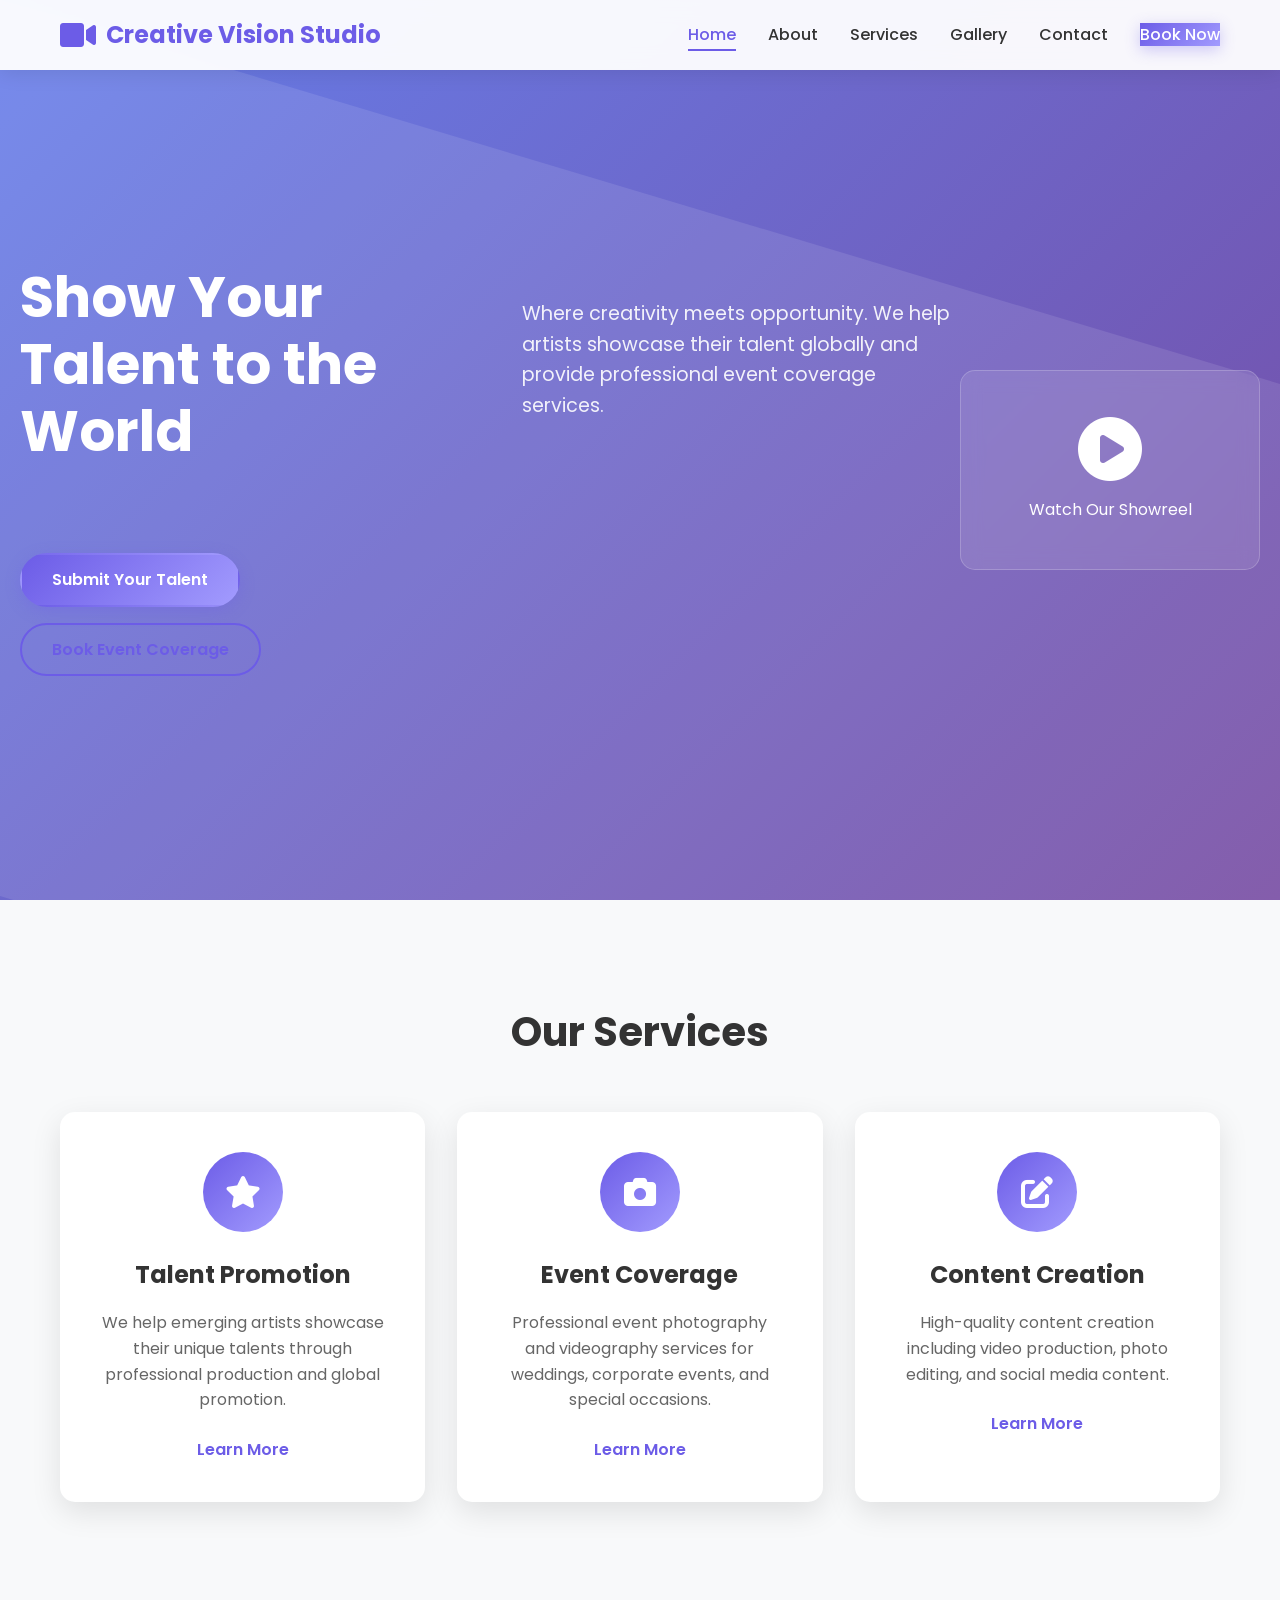
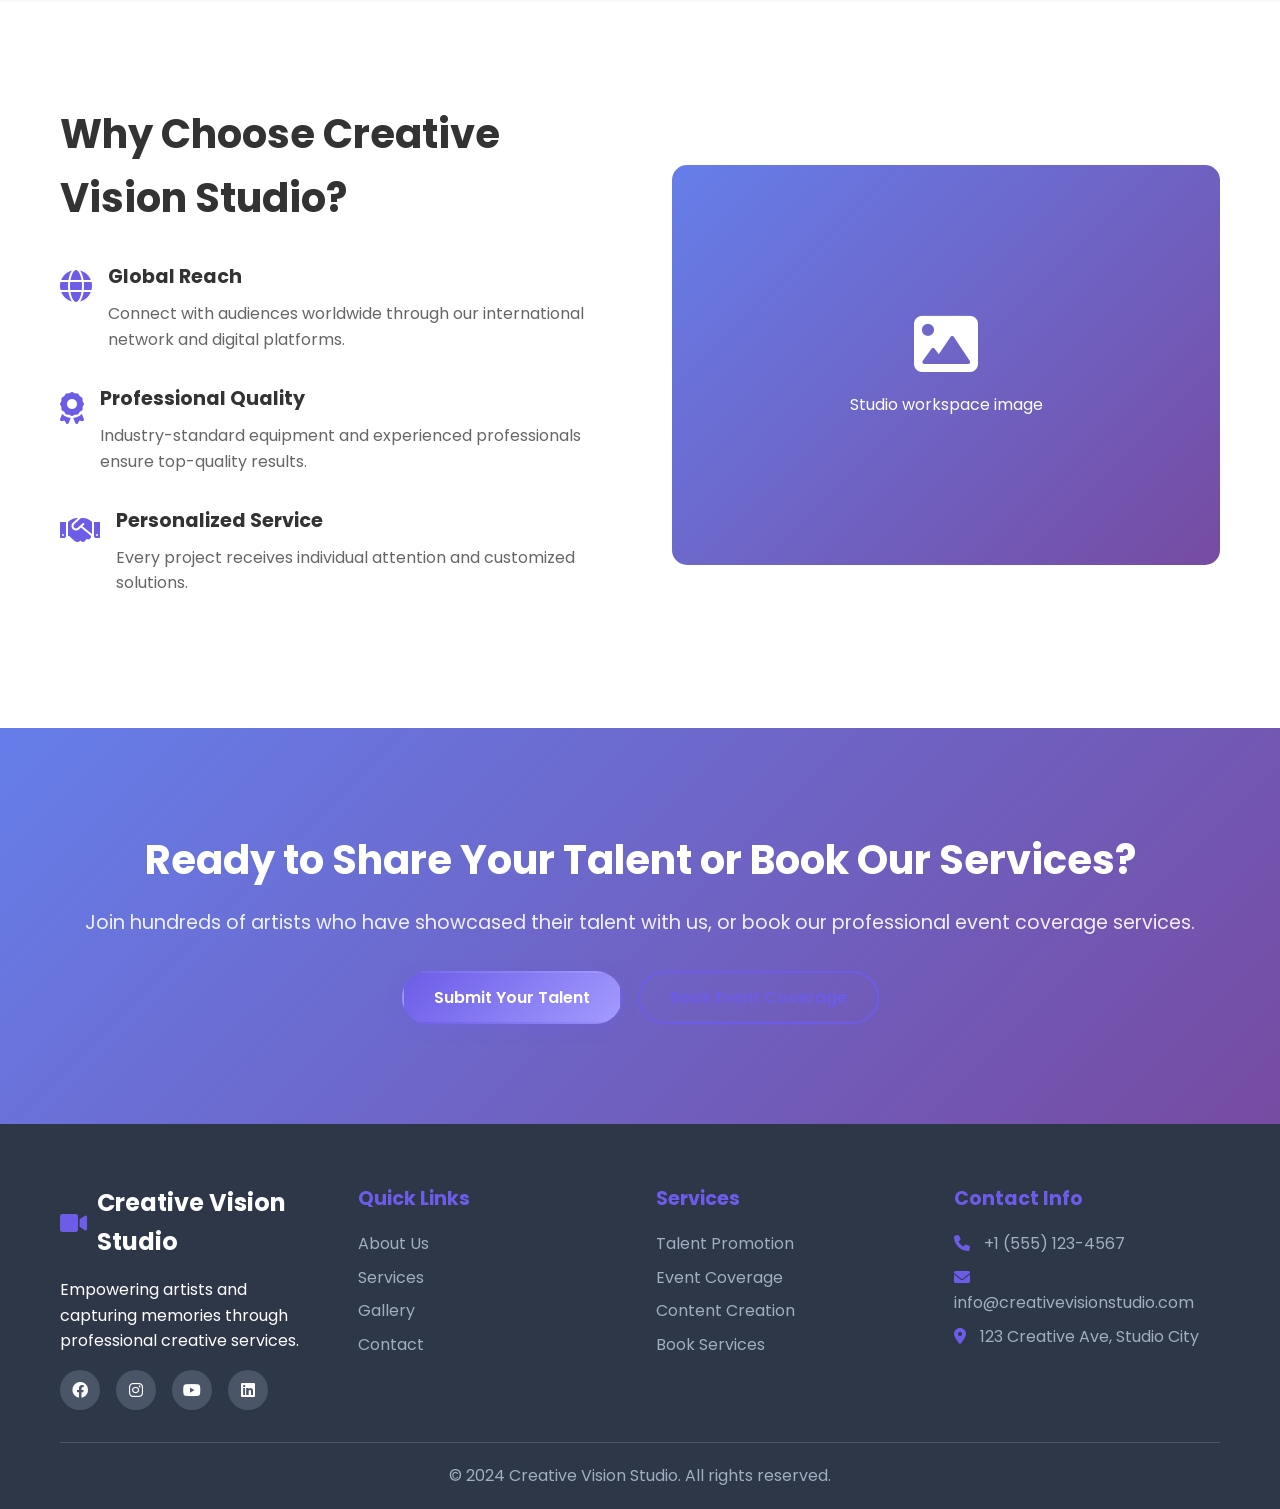
<file: index.html>
<!DOCTYPE html>
<html lang="en">
<head>
    <meta charset="UTF-8">
    <meta name="viewport" content="width=device-width, initial-scale=1.0">
    <title>Creative Vision Studio - Showcase Your Talent to the World</title>
    <link rel="stylesheet" href="styles/main.css">
    <link href="https://fonts.googleapis.com/css2?family=Poppins:wght@300;400;500;600;700&display=swap" rel="stylesheet">
    <link rel="stylesheet" href="https://cdnjs.cloudflare.com/ajax/libs/font-awesome/6.0.0/css/all.min.css">
</head>
<body>
    <!-- Navigation -->
    <nav class="navbar">
        <div class="nav-container">
            <div class="nav-logo">
                <i class="fas fa-video"></i>
                <span>Creative Vision Studio</span>
            </div>
            <ul class="nav-menu">
                <li><a href="index.html" class="nav-link active">Home</a></li>
                <li><a href="about.html" class="nav-link">About</a></li>
                <li><a href="services.html" class="nav-link">Services</a></li>
                <li><a href="gallery.html" class="nav-link">Gallery</a></li>
                <li><a href="contact.html" class="nav-link">Contact</a></li>
                <li><a href="book-services.html" class="nav-link btn-primary">Book Now</a></li>
            </ul>
            <div class="hamburger">
                <span></span>
                <span></span>
                <span></span>
            </div>
        </div>
    </nav>

    <!-- Hero Section -->
    <section class="hero">
        <div class="hero-content">
            <h1>Show Your Talent to the World</h1>
            <p>Where creativity meets opportunity. We help artists showcase their talent globally and provide professional event coverage services.</p>
            <div class="hero-buttons">
                <a href="contact.html" class="btn btn-primary">Submit Your Talent</a>
                <a href="book-services.html" class="btn btn-secondary">Book Event Coverage</a>
            </div>
        </div>
        <div class="hero-video">
            <div class="video-placeholder">
                <i class="fas fa-play-circle"></i>
                <span>Watch Our Showreel</span>
            </div>
        </div>
    </section>

    <!-- Services Overview -->
    <section class="services-overview">
        <div class="container">
            <h2>Our Services</h2>
            <div class="services-grid">
                <div class="service-card">
                    <div class="service-icon">
                        <i class="fas fa-star"></i>
                    </div>
                    <h3>Talent Promotion</h3>
                    <p>We help emerging artists showcase their unique talents through professional production and global promotion.</p>
                    <a href="services.html" class="service-link">Learn More</a>
                </div>
                <div class="service-card">
                    <div class="service-icon">
                        <i class="fas fa-camera"></i>
                    </div>
                    <h3>Event Coverage</h3>
                    <p>Professional event photography and videography services for weddings, corporate events, and special occasions.</p>
                    <a href="services.html" class="service-link">Learn More</a>
                </div>
                <div class="service-card">
                    <div class="service-icon">
                        <i class="fas fa-edit"></i>
                    </div>
                    <h3>Content Creation</h3>
                    <p>High-quality content creation including video production, photo editing, and social media content.</p>
                    <a href="services.html" class="service-link">Learn More</a>
                </div>
            </div>
        </div>
    </section>

    <!-- Why Choose Us -->
    <section class="why-choose-us">
        <div class="container">
            <div class="content-grid">
                <div class="content-left">
                    <h2>Why Choose Creative Vision Studio?</h2>
                    <div class="feature">
                        <i class="fas fa-globe"></i>
                        <div>
                            <h4>Global Reach</h4>
                            <p>Connect with audiences worldwide through our international network and digital platforms.</p>
                        </div>
                    </div>
                    <div class="feature">
                        <i class="fas fa-award"></i>
                        <div>
                            <h4>Professional Quality</h4>
                            <p>Industry-standard equipment and experienced professionals ensure top-quality results.</p>
                        </div>
                    </div>
                    <div class="feature">
                        <i class="fas fa-handshake"></i>
                        <div>
                            <h4>Personalized Service</h4>
                            <p>Every project receives individual attention and customized solutions.</p>
                        </div>
                    </div>
                </div>
                <div class="content-right">
                    <div class="image-placeholder">
                        <i class="fas fa-image"></i>
                        <span>Studio workspace image</span>
                    </div>
                </div>
            </div>
        </div>
    </section>

    <!-- Call to Action -->
    <section class="cta">
        <div class="container">
            <h2>Ready to Share Your Talent or Book Our Services?</h2>
            <p>Join hundreds of artists who have showcased their talent with us, or book our professional event coverage services.</p>
            <div class="cta-buttons">
                <a href="contact.html" class="btn btn-primary">Submit Your Talent</a>
                <a href="book-services.html" class="btn btn-secondary">Book Event Coverage</a>
            </div>
        </div>
    </section>

    <!-- Footer -->
    <footer class="footer">
        <div class="container">
            <div class="footer-content">
                <div class="footer-section">
                    <div class="footer-logo">
                        <i class="fas fa-video"></i>
                        <span>Creative Vision Studio</span>
                    </div>
                    <p>Empowering artists and capturing memories through professional creative services.</p>
                    <div class="social-links">
                        <a href="#"><i class="fab fa-facebook"></i></a>
                        <a href="#"><i class="fab fa-instagram"></i></a>
                        <a href="#"><i class="fab fa-youtube"></i></a>
                        <a href="#"><i class="fab fa-linkedin"></i></a>
                    </div>
                </div>
                <div class="footer-section">
                    <h4>Quick Links</h4>
                    <ul>
                        <li><a href="about.html">About Us</a></li>
                        <li><a href="services.html">Services</a></li>
                        <li><a href="gallery.html">Gallery</a></li>
                        <li><a href="contact.html">Contact</a></li>
                    </ul>
                </div>
                <div class="footer-section">
                    <h4>Services</h4>
                    <ul>
                        <li><a href="services.html">Talent Promotion</a></li>
                        <li><a href="services.html">Event Coverage</a></li>
                        <li><a href="services.html">Content Creation</a></li>
                        <li><a href="book-services.html">Book Services</a></li>
                    </ul>
                </div>
                <div class="footer-section">
                    <h4>Contact Info</h4>
                    <div class="contact-info">
                        <div><i class="fas fa-phone"></i> +1 (555) 123-4567</div>
                        <div><i class="fas fa-envelope"></i> info@creativevisionstudio.com</div>
                        <div><i class="fas fa-map-marker-alt"></i> 123 Creative Ave, Studio City</div>
                    </div>
                </div>
            </div>
            <div class="footer-bottom">
                <p>&copy; 2024 Creative Vision Studio. All rights reserved.</p>
            </div>
        </div>
    </footer>

    <script src="scripts/main.js"></script>
</body>
</html>
</file>
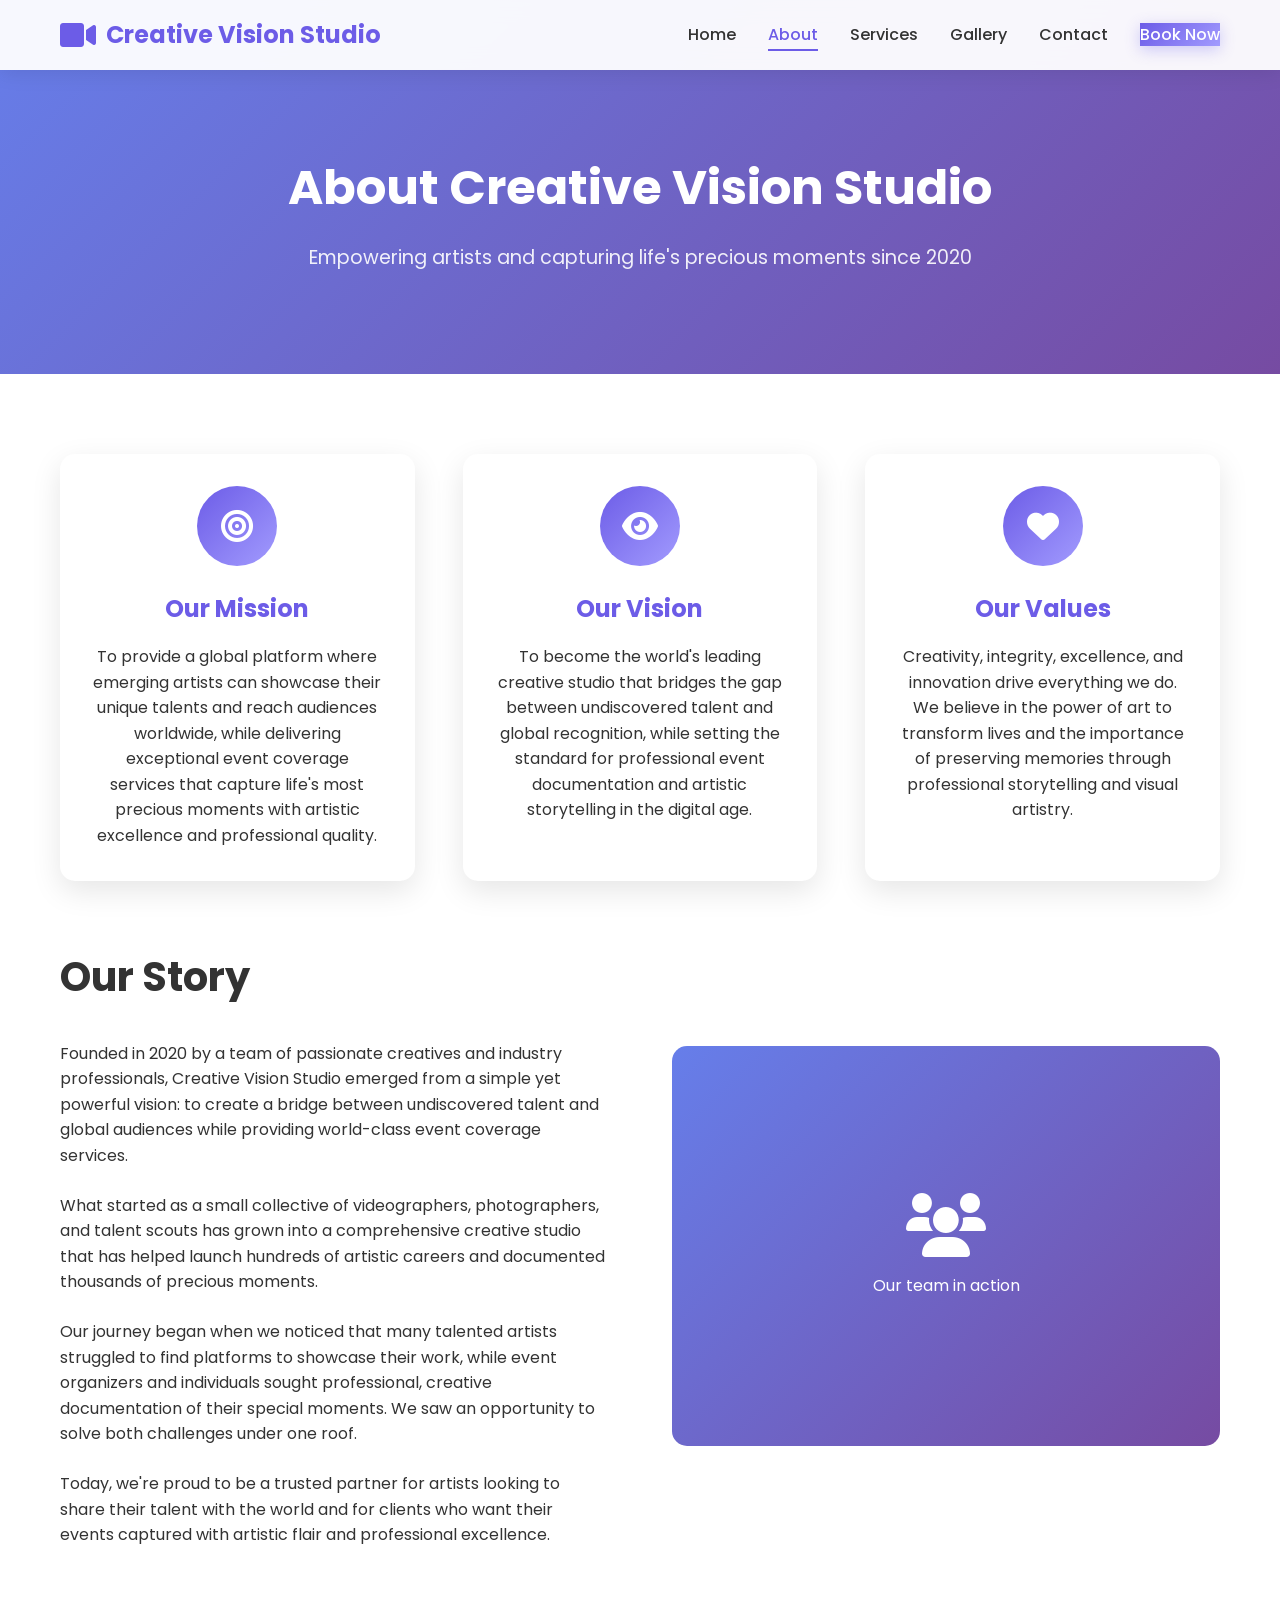
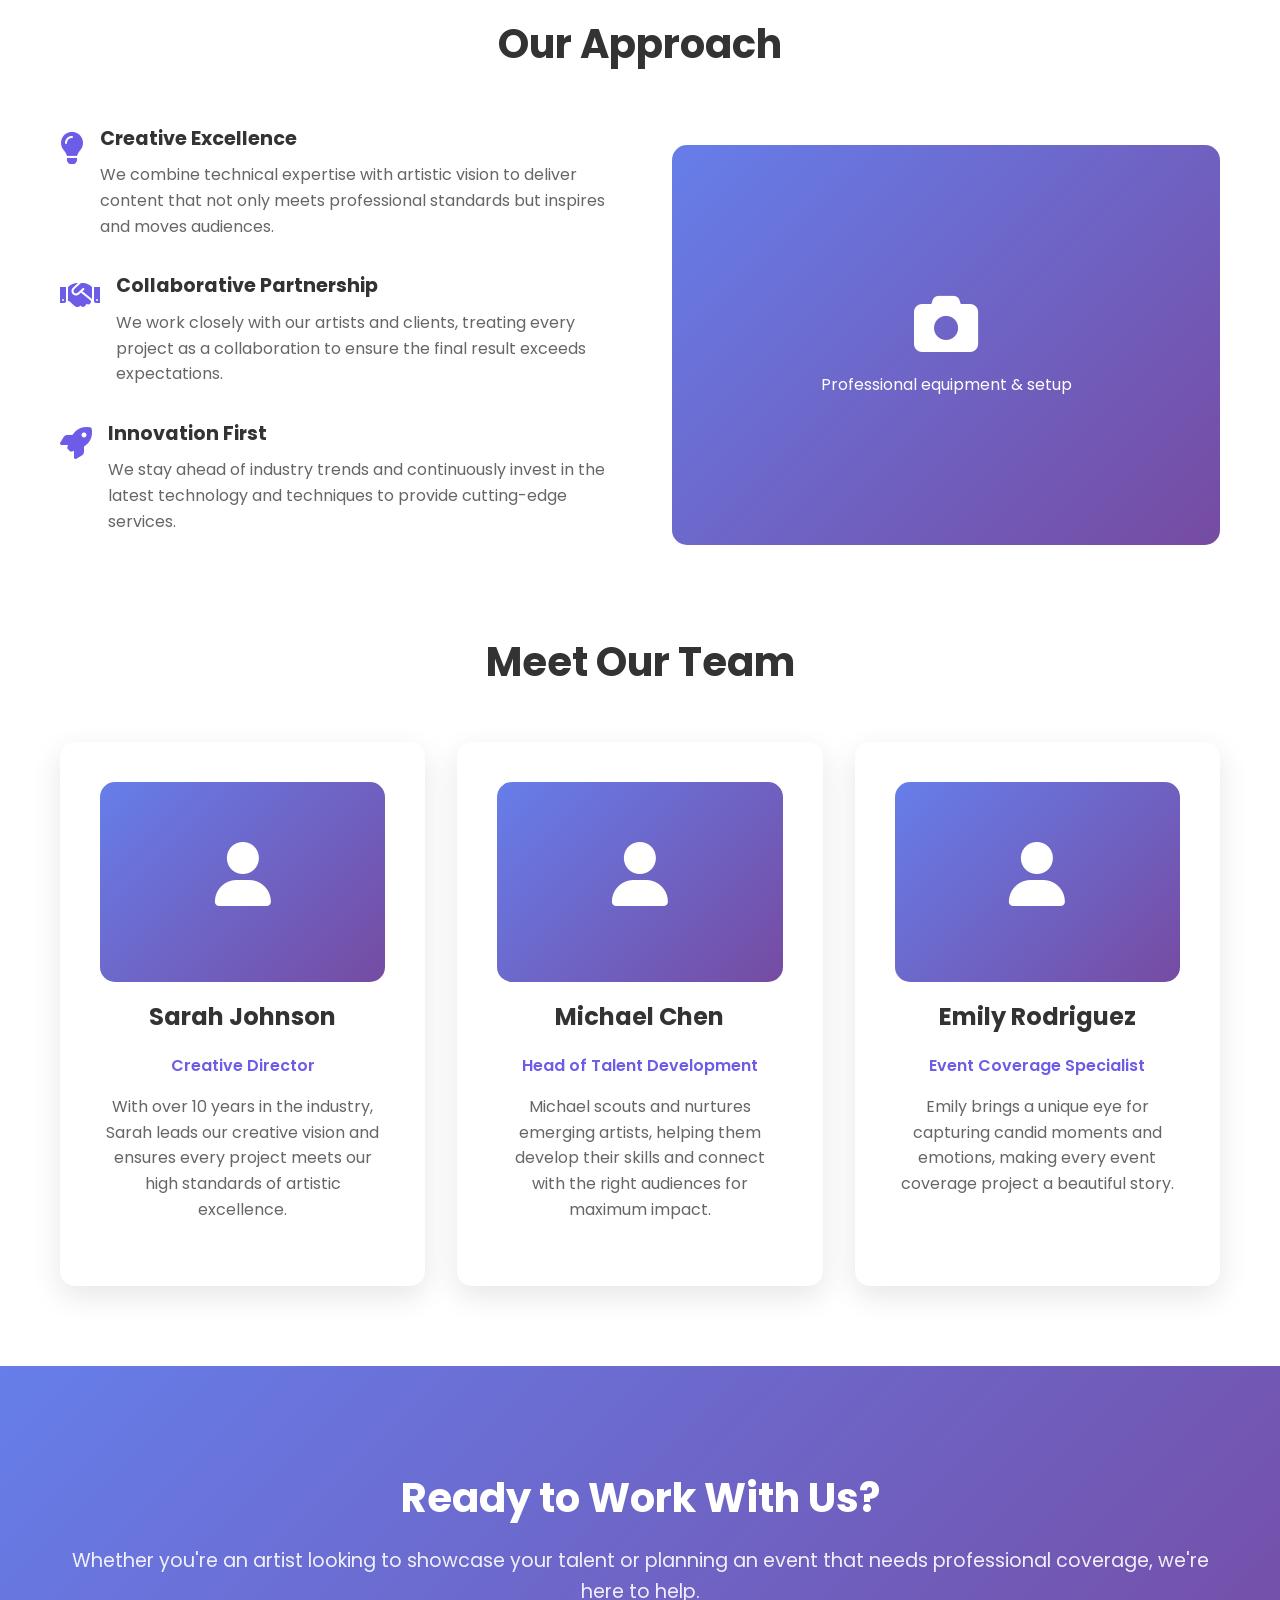
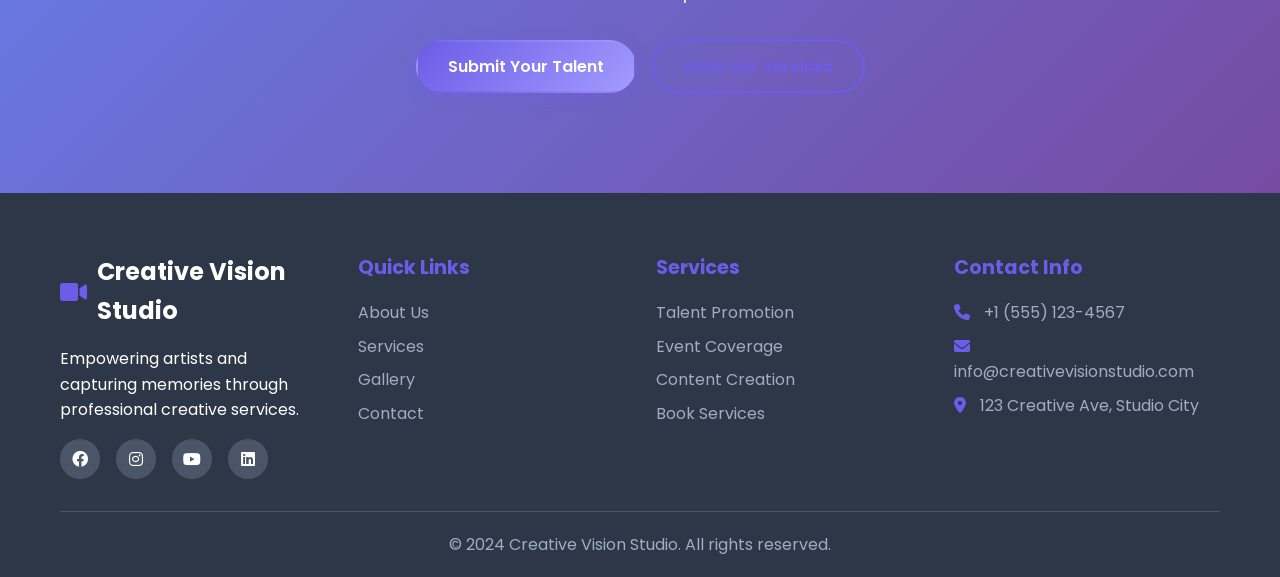
<file: about.html>
<!DOCTYPE html>
<html lang="en">
<head>
    <meta charset="UTF-8">
    <meta name="viewport" content="width=device-width, initial-scale=1.0">
    <title>About Us - Creative Vision Studio</title>
    <link rel="stylesheet" href="styles/main.css">
    <link href="https://fonts.googleapis.com/css2?family=Poppins:wght@300;400;500;600;700&display=swap" rel="stylesheet">
    <link rel="stylesheet" href="https://cdnjs.cloudflare.com/ajax/libs/font-awesome/6.0.0/css/all.min.css">
</head>
<body>
    <!-- Navigation -->
    <nav class="navbar">
        <div class="nav-container">
            <div class="nav-logo">
                <i class="fas fa-video"></i>
                <span>Creative Vision Studio</span>
            </div>
            <ul class="nav-menu">
                <li><a href="index.html" class="nav-link">Home</a></li>
                <li><a href="about.html" class="nav-link active">About</a></li>
                <li><a href="services.html" class="nav-link">Services</a></li>
                <li><a href="gallery.html" class="nav-link">Gallery</a></li>
                <li><a href="contact.html" class="nav-link">Contact</a></li>
                <li><a href="book-services.html" class="nav-link btn-primary">Book Now</a></li>
            </ul>
            <div class="hamburger">
                <span></span>
                <span></span>
                <span></span>
            </div>
        </div>
    </nav>

    <!-- Page Hero -->
    <section class="page-hero">
        <div class="container">
            <h1>About Creative Vision Studio</h1>
            <p>Empowering artists and capturing life's precious moments since 2020</p>
        </div>
    </section>

    <!-- About Content -->
    <section class="page-content">
        <div class="container">
            <!-- Mission, Vision, About Grid -->
            <div class="about-grid">
                <div class="about-card">
                    <div class="service-icon">
                        <i class="fas fa-bullseye"></i>
                    </div>
                    <h3>Our Mission</h3>
                    <p>To provide a global platform where emerging artists can showcase their unique talents and reach audiences worldwide, while delivering exceptional event coverage services that capture life's most precious moments with artistic excellence and professional quality.</p>
                </div>
                <div class="about-card">
                    <div class="service-icon">
                        <i class="fas fa-eye"></i>
                    </div>
                    <h3>Our Vision</h3>
                    <p>To become the world's leading creative studio that bridges the gap between undiscovered talent and global recognition, while setting the standard for professional event documentation and artistic storytelling in the digital age.</p>
                </div>
                <div class="about-card">
                    <div class="service-icon">
                        <i class="fas fa-heart"></i>
                    </div>
                    <h3>Our Values</h3>
                    <p>Creativity, integrity, excellence, and innovation drive everything we do. We believe in the power of art to transform lives and the importance of preserving memories through professional storytelling and visual artistry.</p>
                </div>
            </div>

            <!-- Our Story -->
            <div class="content-grid">
                <div class="content-left">
                    <h2>Our Story</h2>
                    <p style="margin-bottom: 1.5rem;">Founded in 2020 by a team of passionate creatives and industry professionals, Creative Vision Studio emerged from a simple yet powerful vision: to create a bridge between undiscovered talent and global audiences while providing world-class event coverage services.</p>
                    
                    <p style="margin-bottom: 1.5rem;">What started as a small collective of videographers, photographers, and talent scouts has grown into a comprehensive creative studio that has helped launch hundreds of artistic careers and documented thousands of precious moments.</p>
                    
                    <p style="margin-bottom: 1.5rem;">Our journey began when we noticed that many talented artists struggled to find platforms to showcase their work, while event organizers and individuals sought professional, creative documentation of their special moments. We saw an opportunity to solve both challenges under one roof.</p>
                    
                    <p>Today, we're proud to be a trusted partner for artists looking to share their talent with the world and for clients who want their events captured with artistic flair and professional excellence.</p>
                </div>
                <div class="content-right">
                    <div class="image-placeholder">
                        <i class="fas fa-users"></i>
                        <span>Our team in action</span>
                    </div>
                </div>
            </div>

            <!-- Our Approach -->
            <section style="margin-top: 4rem;">
                <h2 style="text-align: center; margin-bottom: 3rem; font-size: 2.5rem; color: #333;">Our Approach</h2>
                <div class="content-grid">
                    <div class="content-left">
                        <div class="feature">
                            <i class="fas fa-lightbulb"></i>
                            <div>
                                <h4>Creative Excellence</h4>
                                <p>We combine technical expertise with artistic vision to deliver content that not only meets professional standards but inspires and moves audiences.</p>
                            </div>
                        </div>
                        <div class="feature">
                            <i class="fas fa-handshake"></i>
                            <div>
                                <h4>Collaborative Partnership</h4>
                                <p>We work closely with our artists and clients, treating every project as a collaboration to ensure the final result exceeds expectations.</p>
                            </div>
                        </div>
                        <div class="feature">
                            <i class="fas fa-rocket"></i>
                            <div>
                                <h4>Innovation First</h4>
                                <p>We stay ahead of industry trends and continuously invest in the latest technology and techniques to provide cutting-edge services.</p>
                            </div>
                        </div>
                    </div>
                    <div class="content-right">
                        <div class="image-placeholder">
                            <i class="fas fa-camera"></i>
                            <span>Professional equipment & setup</span>
                        </div>
                    </div>
                </div>
            </section>

            <!-- Team Section -->
            <section style="margin-top: 4rem;">
                <h2 style="text-align: center; margin-bottom: 3rem; font-size: 2.5rem; color: #333;">Meet Our Team</h2>
                <div class="services-grid">
                    <div class="service-card">
                        <div class="image-placeholder" style="height: 200px; margin-bottom: 1rem;">
                            <i class="fas fa-user"></i>
                        </div>
                        <h3>Sarah Johnson</h3>
                        <p style="color: #6c5ce7; font-weight: 600; margin-bottom: 1rem;">Creative Director</p>
                        <p>With over 10 years in the industry, Sarah leads our creative vision and ensures every project meets our high standards of artistic excellence.</p>
                    </div>
                    <div class="service-card">
                        <div class="image-placeholder" style="height: 200px; margin-bottom: 1rem;">
                            <i class="fas fa-user"></i>
                        </div>
                        <h3>Michael Chen</h3>
                        <p style="color: #6c5ce7; font-weight: 600; margin-bottom: 1rem;">Head of Talent Development</p>
                        <p>Michael scouts and nurtures emerging artists, helping them develop their skills and connect with the right audiences for maximum impact.</p>
                    </div>
                    <div class="service-card">
                        <div class="image-placeholder" style="height: 200px; margin-bottom: 1rem;">
                            <i class="fas fa-user"></i>
                        </div>
                        <h3>Emily Rodriguez</h3>
                        <p style="color: #6c5ce7; font-weight: 600; margin-bottom: 1rem;">Event Coverage Specialist</p>
                        <p>Emily brings a unique eye for capturing candid moments and emotions, making every event coverage project a beautiful story.</p>
                    </div>
                </div>
            </section>
        </div>
    </section>

    <!-- Call to Action -->
    <section class="cta">
        <div class="container">
            <h2>Ready to Work With Us?</h2>
            <p>Whether you're an artist looking to showcase your talent or planning an event that needs professional coverage, we're here to help.</p>
            <div class="cta-buttons">
                <a href="contact.html" class="btn btn-primary">Submit Your Talent</a>
                <a href="book-services.html" class="btn btn-secondary">Book Our Services</a>
            </div>
        </div>
    </section>

    <!-- Footer -->
    <footer class="footer">
        <div class="container">
            <div class="footer-content">
                <div class="footer-section">
                    <div class="footer-logo">
                        <i class="fas fa-video"></i>
                        <span>Creative Vision Studio</span>
                    </div>
                    <p>Empowering artists and capturing memories through professional creative services.</p>
                    <div class="social-links">
                        <a href="#"><i class="fab fa-facebook"></i></a>
                        <a href="#"><i class="fab fa-instagram"></i></a>
                        <a href="#"><i class="fab fa-youtube"></i></a>
                        <a href="#"><i class="fab fa-linkedin"></i></a>
                    </div>
                </div>
                <div class="footer-section">
                    <h4>Quick Links</h4>
                    <ul>
                        <li><a href="about.html">About Us</a></li>
                        <li><a href="services.html">Services</a></li>
                        <li><a href="gallery.html">Gallery</a></li>
                        <li><a href="contact.html">Contact</a></li>
                    </ul>
                </div>
                <div class="footer-section">
                    <h4>Services</h4>
                    <ul>
                        <li><a href="services.html">Talent Promotion</a></li>
                        <li><a href="services.html">Event Coverage</a></li>
                        <li><a href="services.html">Content Creation</a></li>
                        <li><a href="book-services.html">Book Services</a></li>
                    </ul>
                </div>
                <div class="footer-section">
                    <h4>Contact Info</h4>
                    <div class="contact-info">
                        <div><i class="fas fa-phone"></i> +1 (555) 123-4567</div>
                        <div><i class="fas fa-envelope"></i> info@creativevisionstudio.com</div>
                        <div><i class="fas fa-map-marker-alt"></i> 123 Creative Ave, Studio City</div>
                    </div>
                </div>
            </div>
            <div class="footer-bottom">
                <p>&copy; 2024 Creative Vision Studio. All rights reserved.</p>
            </div>
        </div>
    </footer>

    <script src="scripts/main.js"></script>
</body>
</html>
</file>
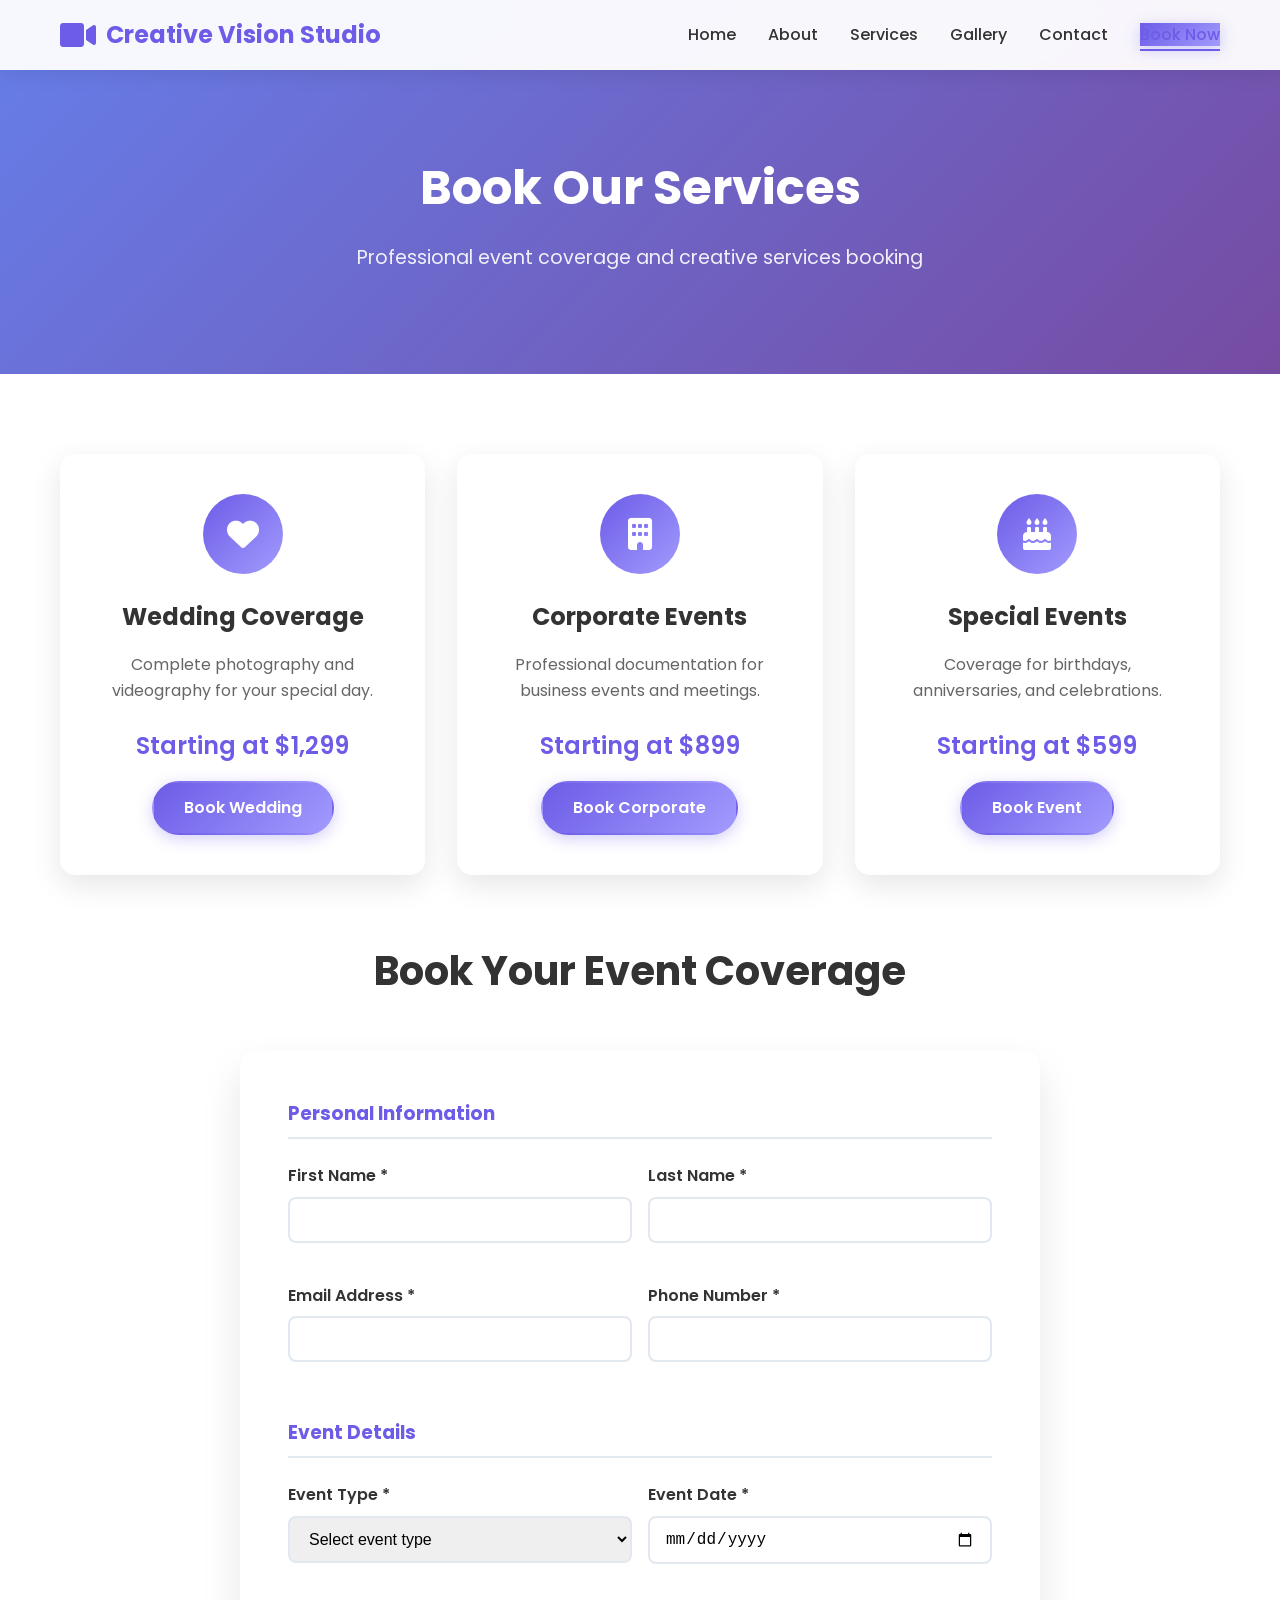
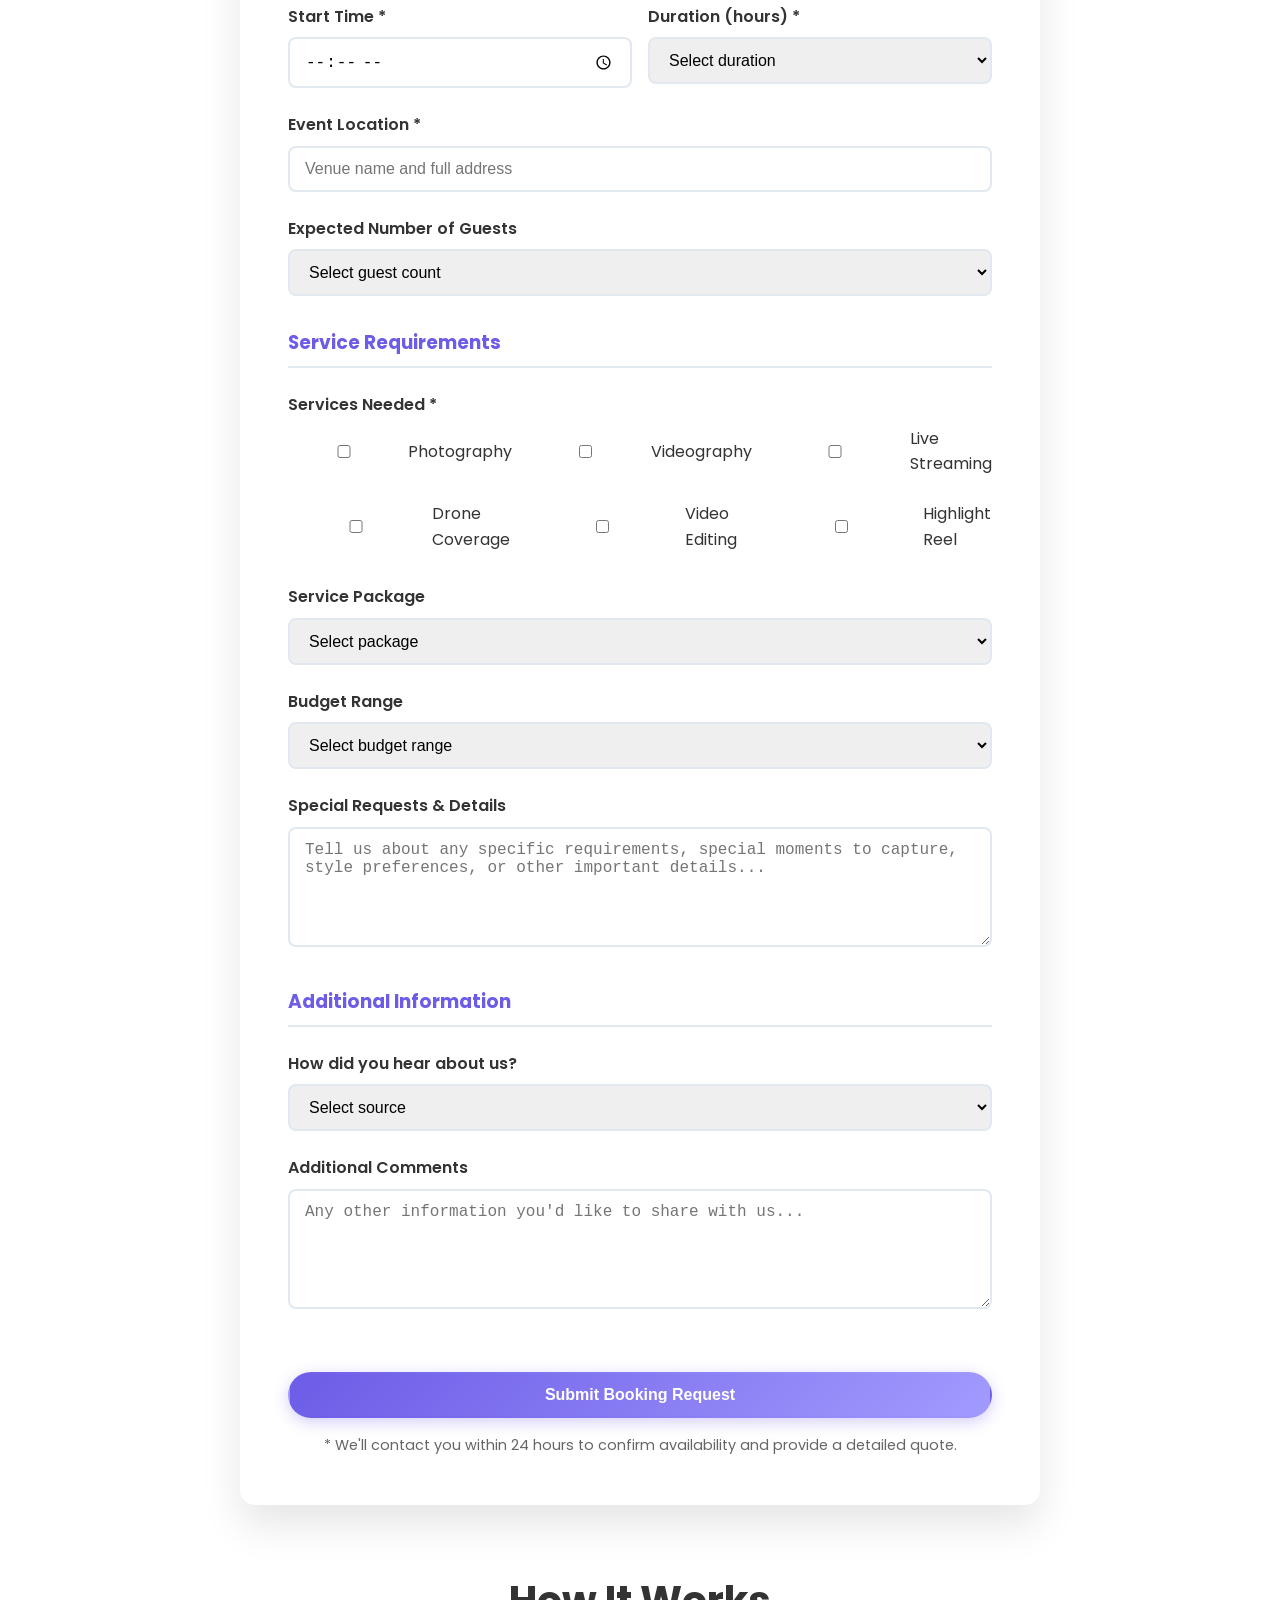
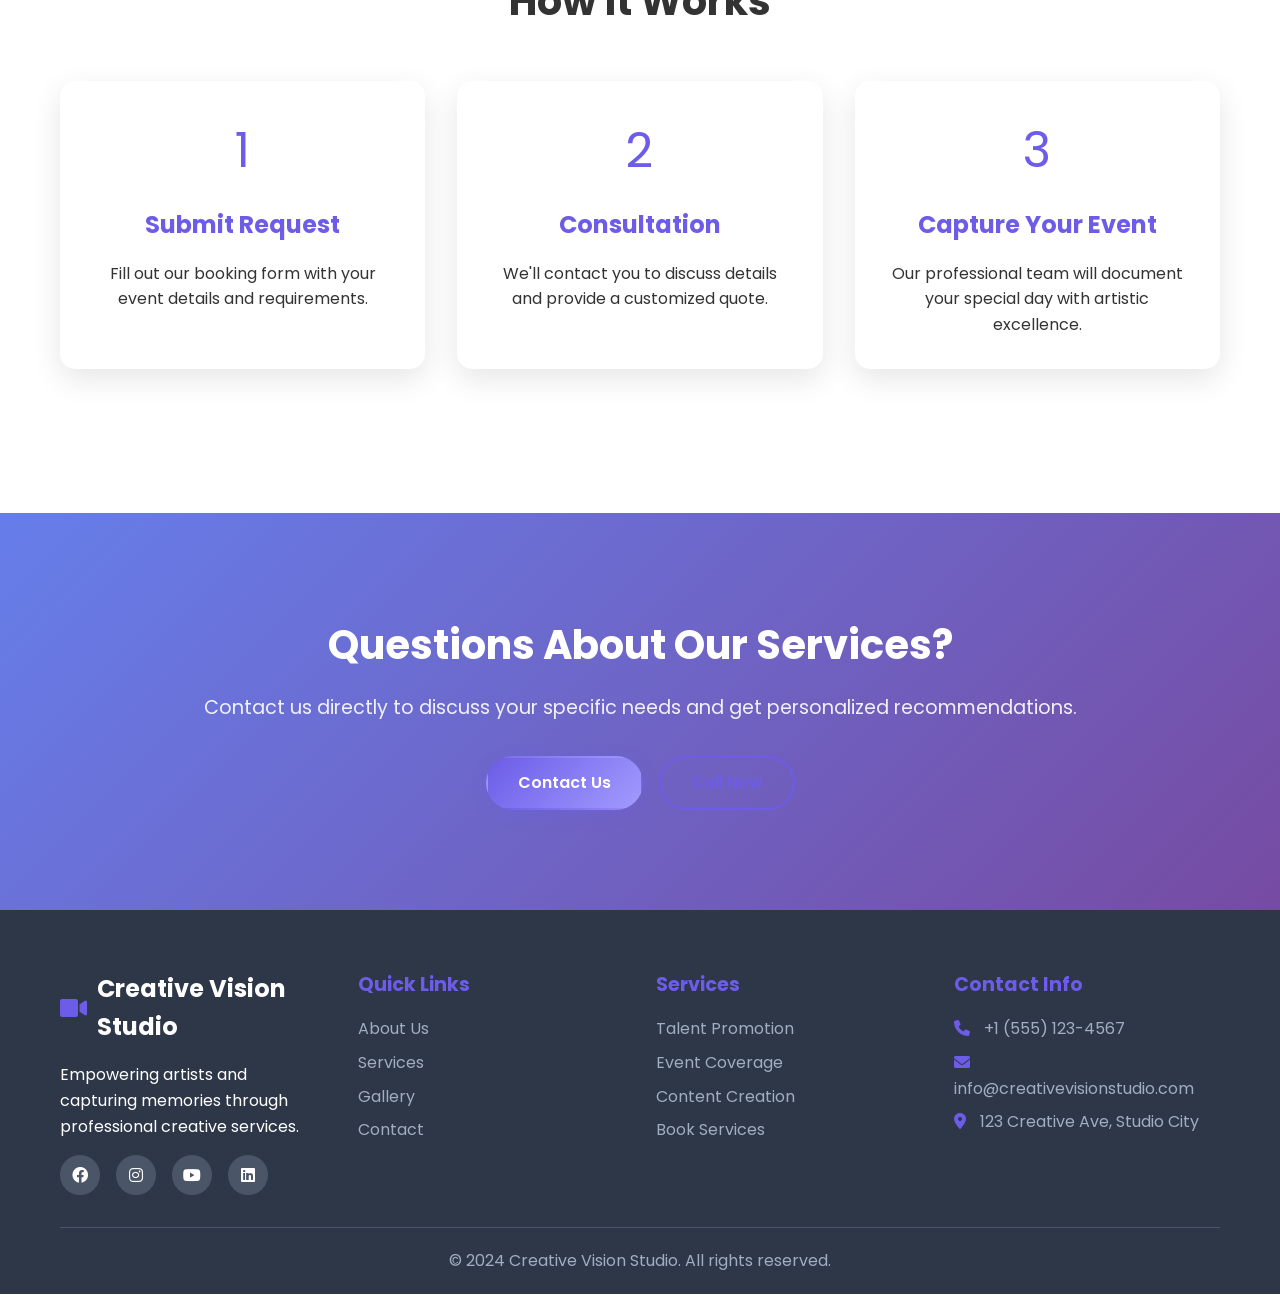
<file: book-services.html>
<!DOCTYPE html>
<html lang="en">
<head>
    <meta charset="UTF-8">
    <meta name="viewport" content="width=device-width, initial-scale=1.0">
    <title>Book Our Services - Creative Vision Studio</title>
    <link rel="stylesheet" href="styles/main.css">
    <link href="https://fonts.googleapis.com/css2?family=Poppins:wght@300;400;500;600;700&display=swap" rel="stylesheet">
    <link rel="stylesheet" href="https://cdnjs.cloudflare.com/ajax/libs/font-awesome/6.0.0/css/all.min.css">
</head>
<body>
    <!-- Navigation -->
    <nav class="navbar">
        <div class="nav-container">
            <div class="nav-logo">
                <i class="fas fa-video"></i>
                <span>Creative Vision Studio</span>
            </div>
            <ul class="nav-menu">
                <li><a href="index.html" class="nav-link">Home</a></li>
                <li><a href="about.html" class="nav-link">About</a></li>
                <li><a href="services.html" class="nav-link">Services</a></li>
                <li><a href="gallery.html" class="nav-link">Gallery</a></li>
                <li><a href="contact.html" class="nav-link">Contact</a></li>
                <li><a href="book-services.html" class="nav-link btn-primary active">Book Now</a></li>
            </ul>
            <div class="hamburger">
                <span></span>
                <span></span>
                <span></span>
            </div>
        </div>
    </nav>

    <!-- Page Hero -->
    <section class="page-hero">
        <div class="container">
            <h1>Book Our Services</h1>
            <p>Professional event coverage and creative services booking</p>
        </div>
    </section>

    <!-- Booking Content -->
    <section class="page-content">
        <div class="container">
            <!-- Service Selection -->
            <div class="services-grid" style="margin-bottom: 4rem;">
                <div class="service-card">
                    <div class="service-icon">
                        <i class="fas fa-heart"></i>
                    </div>
                    <h3>Wedding Coverage</h3>
                    <p>Complete photography and videography for your special day.</p>
                    <div style="font-size: 1.5rem; color: #6c5ce7; font-weight: 600; margin: 1rem 0;">Starting at $1,299</div>
                    <a href="#booking-form" class="btn btn-primary" data-service="wedding">Book Wedding</a>
                </div>
                <div class="service-card">
                    <div class="service-icon">
                        <i class="fas fa-building"></i>
                    </div>
                    <h3>Corporate Events</h3>
                    <p>Professional documentation for business events and meetings.</p>
                    <div style="font-size: 1.5rem; color: #6c5ce7; font-weight: 600; margin: 1rem 0;">Starting at $899</div>
                    <a href="#booking-form" class="btn btn-primary" data-service="corporate">Book Corporate</a>
                </div>
                <div class="service-card">
                    <div class="service-icon">
                        <i class="fas fa-birthday-cake"></i>
                    </div>
                    <h3>Special Events</h3>
                    <p>Coverage for birthdays, anniversaries, and celebrations.</p>
                    <div style="font-size: 1.5rem; color: #6c5ce7; font-weight: 600; margin: 1rem 0;">Starting at $599</div>
                    <a href="#booking-form" class="btn btn-primary" data-service="special">Book Event</a>
                </div>
            </div>

            <!-- Booking Form -->
            <section id="booking-form" style="margin-bottom: 4rem;">
                <h2 style="text-align: center; margin-bottom: 3rem; font-size: 2.5rem; color: #333;">Book Your Event Coverage</h2>
                <div class="form-container">
                    <form id="eventBookingForm">
                        <!-- Personal Information -->
                        <h3 style="color: #6c5ce7; margin-bottom: 1.5rem; border-bottom: 2px solid #e2e8f0; padding-bottom: 0.5rem;">Personal Information</h3>
                        <div class="form-grid">
                            <div class="form-group">
                                <label for="clientFirstName">First Name *</label>
                                <input type="text" id="clientFirstName" name="clientFirstName" required>
                            </div>
                            <div class="form-group">
                                <label for="clientLastName">Last Name *</label>
                                <input type="text" id="clientLastName" name="clientLastName" required>
                            </div>
                            <div class="form-group">
                                <label for="clientEmail">Email Address *</label>
                                <input type="email" id="clientEmail" name="clientEmail" required>
                            </div>
                            <div class="form-group">
                                <label for="clientPhone">Phone Number *</label>
                                <input type="tel" id="clientPhone" name="clientPhone" required>
                            </div>
                        </div>

                        <!-- Event Details -->
                        <h3 style="color: #6c5ce7; margin: 2rem 0 1.5rem; border-bottom: 2px solid #e2e8f0; padding-bottom: 0.5rem;">Event Details</h3>
                        <div class="form-grid">
                            <div class="form-group">
                                <label for="eventType">Event Type *</label>
                                <select id="eventType" name="eventType" required>
                                    <option value="">Select event type</option>
                                    <option value="wedding">Wedding</option>
                                    <option value="corporate">Corporate Event</option>
                                    <option value="birthday">Birthday Party</option>
                                    <option value="anniversary">Anniversary</option>
                                    <option value="graduation">Graduation</option>
                                    <option value="baby-shower">Baby Shower</option>
                                    <option value="conference">Conference</option>
                                    <option value="product-launch">Product Launch</option>
                                    <option value="other">Other</option>
                                </select>
                            </div>
                            <div class="form-group">
                                <label for="eventDate">Event Date *</label>
                                <input type="date" id="eventDate" name="eventDate" required>
                            </div>
                            <div class="form-group">
                                <label for="eventTime">Start Time *</label>
                                <input type="time" id="eventTime" name="eventTime" required>
                            </div>
                            <div class="form-group">
                                <label for="eventDuration">Duration (hours) *</label>
                                <select id="eventDuration" name="eventDuration" required>
                                    <option value="">Select duration</option>
                                    <option value="2">2 hours</option>
                                    <option value="4">4 hours</option>
                                    <option value="6">6 hours</option>
                                    <option value="8">8 hours (Full day)</option>
                                    <option value="10">10 hours</option>
                                    <option value="12">12 hours</option>
                                    <option value="custom">Custom</option>
                                </select>
                            </div>
                        </div>

                        <div class="form-group">
                            <label for="eventLocation">Event Location *</label>
                            <input type="text" id="eventLocation" name="eventLocation" placeholder="Venue name and full address" required>
                        </div>

                        <div class="form-group">
                            <label for="guestCount">Expected Number of Guests</label>
                            <select id="guestCount" name="guestCount">
                                <option value="">Select guest count</option>
                                <option value="1-25">1-25 guests</option>
                                <option value="26-50">26-50 guests</option>
                                <option value="51-100">51-100 guests</option>
                                <option value="101-200">101-200 guests</option>
                                <option value="201-500">201-500 guests</option>
                                <option value="500+">500+ guests</option>
                            </select>
                        </div>

                        <!-- Service Requirements -->
                        <h3 style="color: #6c5ce7; margin: 2rem 0 1.5rem; border-bottom: 2px solid #e2e8f0; padding-bottom: 0.5rem;">Service Requirements</h3>
                        <div class="form-group">
                            <label>Services Needed *</label>
                            <div style="display: grid; grid-template-columns: repeat(auto-fit, minmax(200px, 1fr)); gap: 1rem; margin-top: 0.5rem;">
                                <label style="display: flex; align-items: center; font-weight: normal;">
                                    <input type="checkbox" name="services" value="photography" style="margin-right: 0.5rem;">
                                    Photography
                                </label>
                                <label style="display: flex; align-items: center; font-weight: normal;">
                                    <input type="checkbox" name="services" value="videography" style="margin-right: 0.5rem;">
                                    Videography
                                </label>
                                <label style="display: flex; align-items: center; font-weight: normal;">
                                    <input type="checkbox" name="services" value="live-streaming" style="margin-right: 0.5rem;">
                                    Live Streaming
                                </label>
                                <label style="display: flex; align-items: center; font-weight: normal;">
                                    <input type="checkbox" name="services" value="drone" style="margin-right: 0.5rem;">
                                    Drone Coverage
                                </label>
                                <label style="display: flex; align-items: center; font-weight: normal;">
                                    <input type="checkbox" name="services" value="editing" style="margin-right: 0.5rem;">
                                    Video Editing
                                </label>
                                <label style="display: flex; align-items: center; font-weight: normal;">
                                    <input type="checkbox" name="services" value="highlights" style="margin-right: 0.5rem;">
                                    Highlight Reel
                                </label>
                            </div>
                        </div>

                        <div class="form-group">
                            <label for="packageType">Service Package</label>
                            <select id="packageType" name="packageType">
                                <option value="">Select package</option>
                                <option value="basic">Basic ($599-899)</option>
                                <option value="standard">Standard ($1,299-1,799)</option>
                                <option value="premium">Premium ($2,999-3,999)</option>
                                <option value="custom">Custom Quote</option>
                            </select>
                        </div>

                        <div class="form-group">
                            <label for="budget">Budget Range</label>
                            <select id="budget" name="budget">
                                <option value="">Select budget range</option>
                                <option value="under-1000">Under $1,000</option>
                                <option value="1000-2500">$1,000 - $2,500</option>
                                <option value="2500-5000">$2,500 - $5,000</option>
                                <option value="5000-10000">$5,000 - $10,000</option>
                                <option value="10000+">$10,000+</option>
                            </select>
                        </div>

                        <div class="form-group">
                            <label for="specialRequests">Special Requests & Details</label>
                            <textarea id="specialRequests" name="specialRequests" placeholder="Tell us about any specific requirements, special moments to capture, style preferences, or other important details..."></textarea>
                        </div>

                        <!-- Additional Information -->
                        <h3 style="color: #6c5ce7; margin: 2rem 0 1.5rem; border-bottom: 2px solid #e2e8f0; padding-bottom: 0.5rem;">Additional Information</h3>
                        <div class="form-group">
                            <label for="referralSource">How did you hear about us?</label>
                            <select id="referralSource" name="referralSource">
                                <option value="">Select source</option>
                                <option value="google">Google Search</option>
                                <option value="social-media">Social Media</option>
                                <option value="friend">Friend/Family Referral</option>
                                <option value="vendor">Vendor Referral</option>
                                <option value="previous-client">Previous Client</option>
                                <option value="other">Other</option>
                            </select>
                        </div>

                        <div class="form-group">
                            <label for="additionalComments">Additional Comments</label>
                            <textarea id="additionalComments" name="additionalComments" placeholder="Any other information you'd like to share with us..."></textarea>
                        </div>

                        <button type="submit" class="btn btn-primary" style="width: 100%; margin-top: 2rem;">Submit Booking Request</button>
                        <p style="text-align: center; color: #666; margin-top: 1rem; font-size: 0.9rem;">
                            * We'll contact you within 24 hours to confirm availability and provide a detailed quote.
                        </p>
                    </form>
                </div>
            </section>

            <!-- Process Information -->
            <section style="margin-bottom: 4rem;">
                <h2 style="text-align: center; margin-bottom: 3rem; font-size: 2.5rem; color: #333;">How It Works</h2>
                <div class="services-grid">
                    <div class="about-card">
                        <div style="font-size: 3rem; color: #6c5ce7; margin-bottom: 1rem;">1</div>
                        <h3>Submit Request</h3>
                        <p>Fill out our booking form with your event details and requirements.</p>
                    </div>
                    <div class="about-card">
                        <div style="font-size: 3rem; color: #6c5ce7; margin-bottom: 1rem;">2</div>
                        <h3>Consultation</h3>
                        <p>We'll contact you to discuss details and provide a customized quote.</p>
                    </div>
                    <div class="about-card">
                        <div style="font-size: 3rem; color: #6c5ce7; margin-bottom: 1rem;">3</div>
                        <h3>Capture Your Event</h3>
                        <p>Our professional team will document your special day with artistic excellence.</p>
                    </div>
                </div>
            </section>
        </div>
    </section>

    <!-- Call to Action -->
    <section class="cta">
        <div class="container">
            <h2>Questions About Our Services?</h2>
            <p>Contact us directly to discuss your specific needs and get personalized recommendations.</p>
            <div class="cta-buttons">
                <a href="contact.html" class="btn btn-primary">Contact Us</a>
                <a href="tel:+15551234567" class="btn btn-secondary">Call Now</a>
            </div>
        </div>
    </section>

    <!-- Footer -->
    <footer class="footer">
        <div class="container">
            <div class="footer-content">
                <div class="footer-section">
                    <div class="footer-logo">
                        <i class="fas fa-video"></i>
                        <span>Creative Vision Studio</span>
                    </div>
                    <p>Empowering artists and capturing memories through professional creative services.</p>
                    <div class="social-links">
                        <a href="#"><i class="fab fa-facebook"></i></a>
                        <a href="#"><i class="fab fa-instagram"></i></a>
                        <a href="#"><i class="fab fa-youtube"></i></a>
                        <a href="#"><i class="fab fa-linkedin"></i></a>
                    </div>
                </div>
                <div class="footer-section">
                    <h4>Quick Links</h4>
                    <ul>
                        <li><a href="about.html">About Us</a></li>
                        <li><a href="services.html">Services</a></li>
                        <li><a href="gallery.html">Gallery</a></li>
                        <li><a href="contact.html">Contact</a></li>
                    </ul>
                </div>
                <div class="footer-section">
                    <h4>Services</h4>
                    <ul>
                        <li><a href="services.html">Talent Promotion</a></li>
                        <li><a href="services.html">Event Coverage</a></li>
                        <li><a href="services.html">Content Creation</a></li>
                        <li><a href="book-services.html">Book Services</a></li>
                    </ul>
                </div>
                <div class="footer-section">
                    <h4>Contact Info</h4>
                    <div class="contact-info">
                        <div><i class="fas fa-phone"></i> +1 (555) 123-4567</div>
                        <div><i class="fas fa-envelope"></i> info@creativevisionstudio.com</div>
                        <div><i class="fas fa-map-marker-alt"></i> 123 Creative Ave, Studio City</div>
                    </div>
                </div>
            </div>
            <div class="footer-bottom">
                <p>&copy; 2024 Creative Vision Studio. All rights reserved.</p>
            </div>
        </div>
    </footer>

    <script src="scripts/main.js"></script>
</body>
</html>
</file>
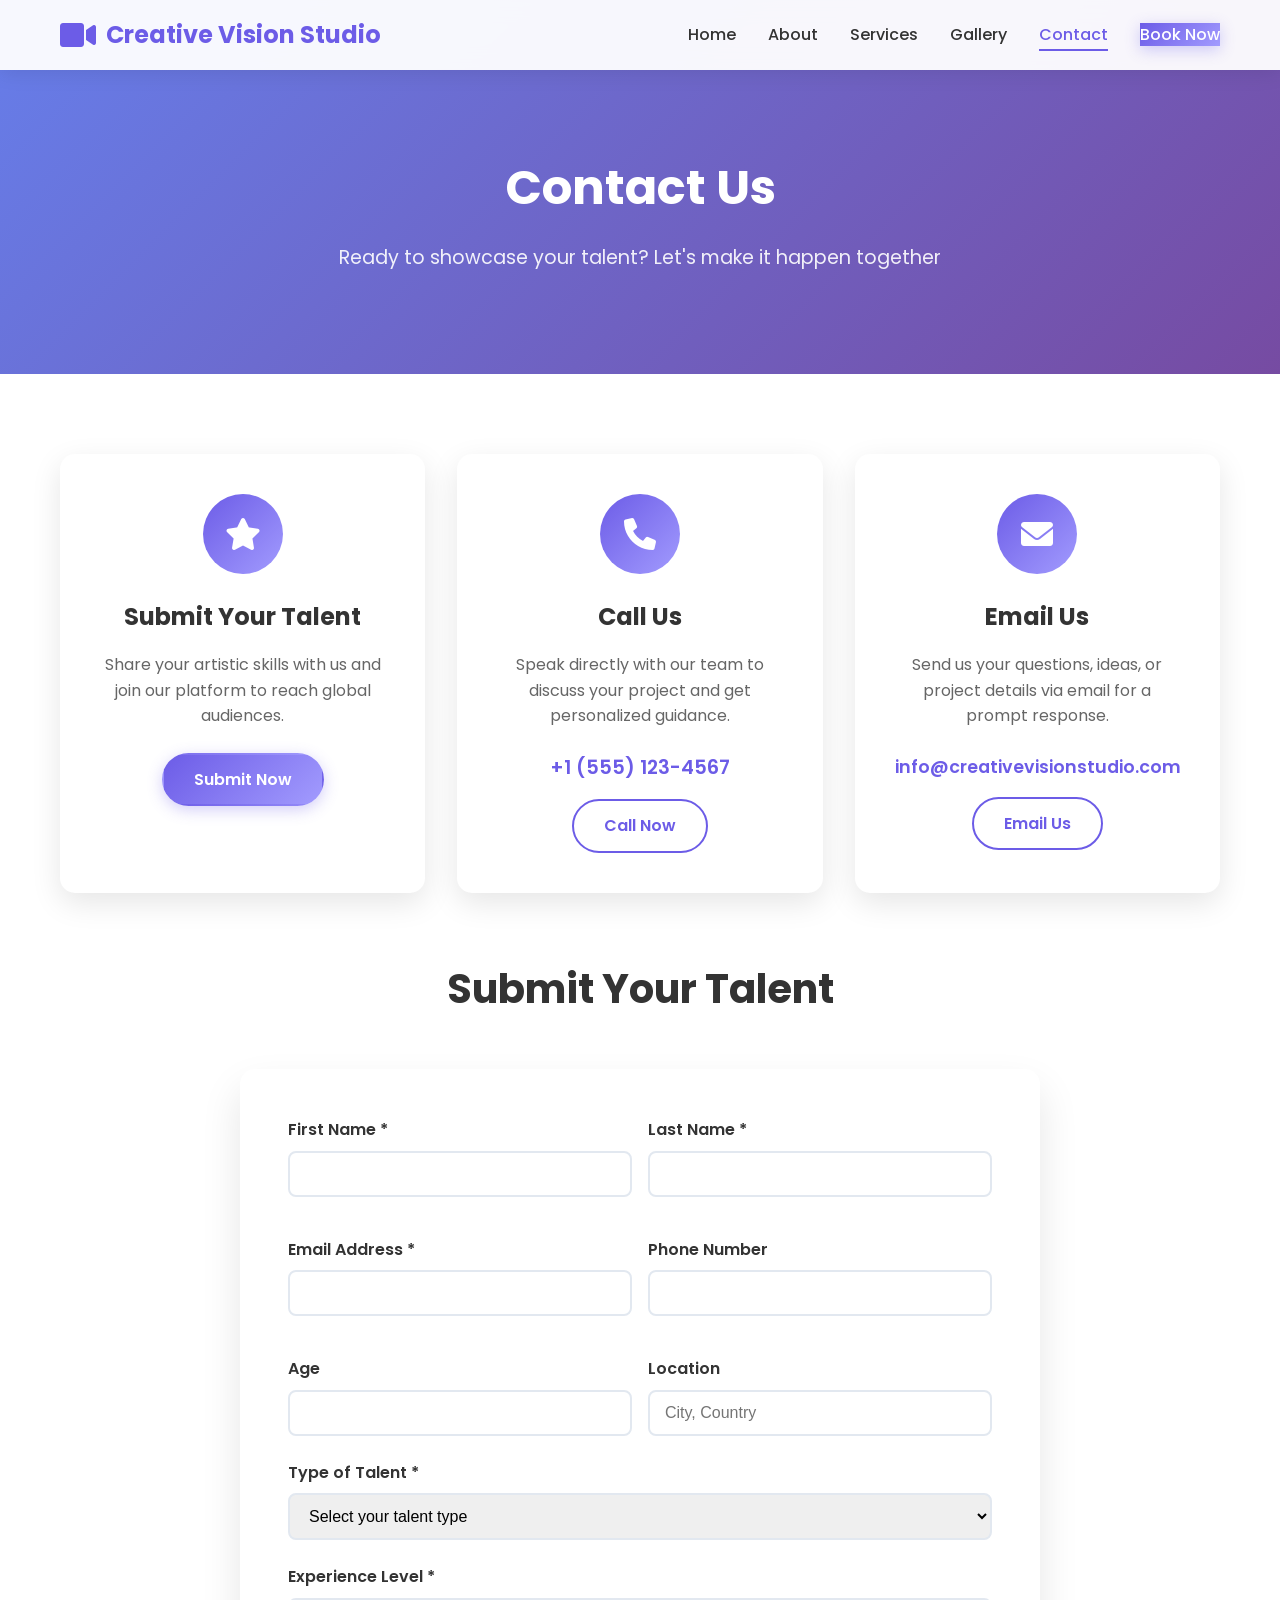
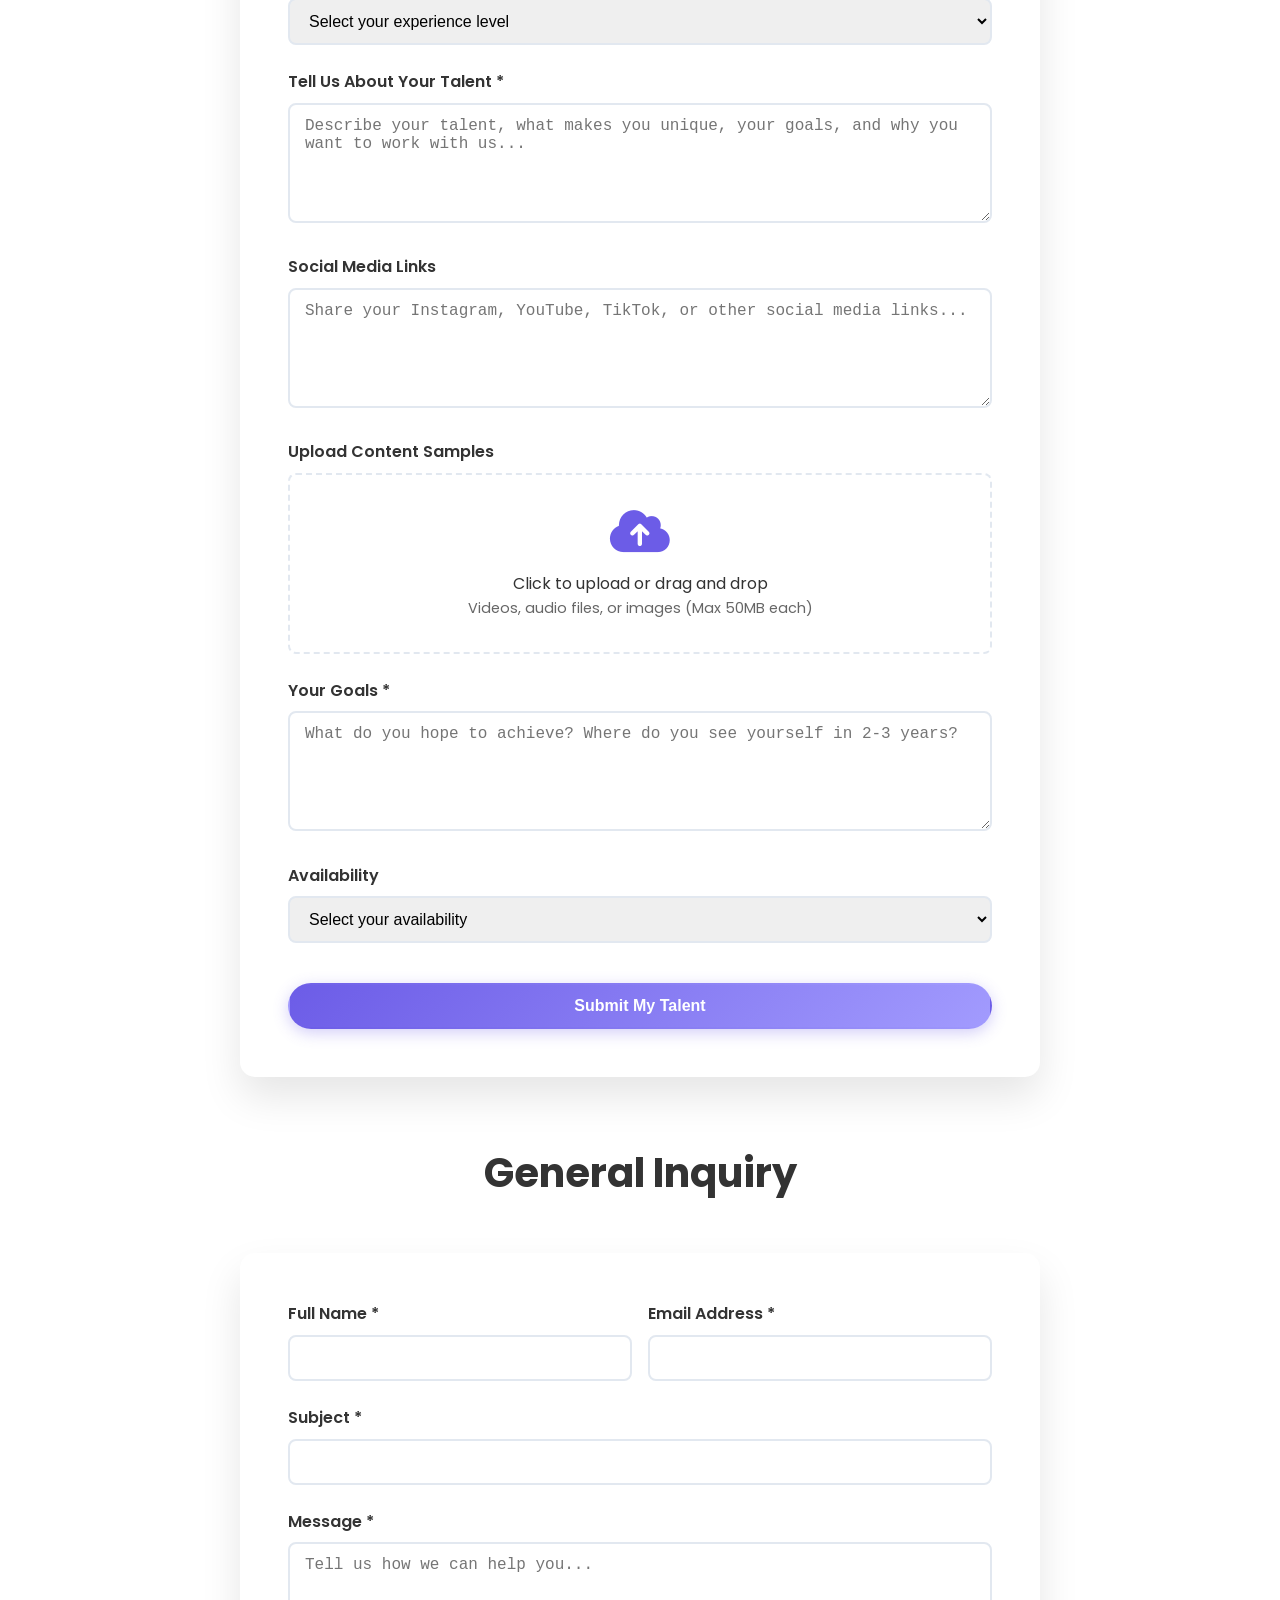
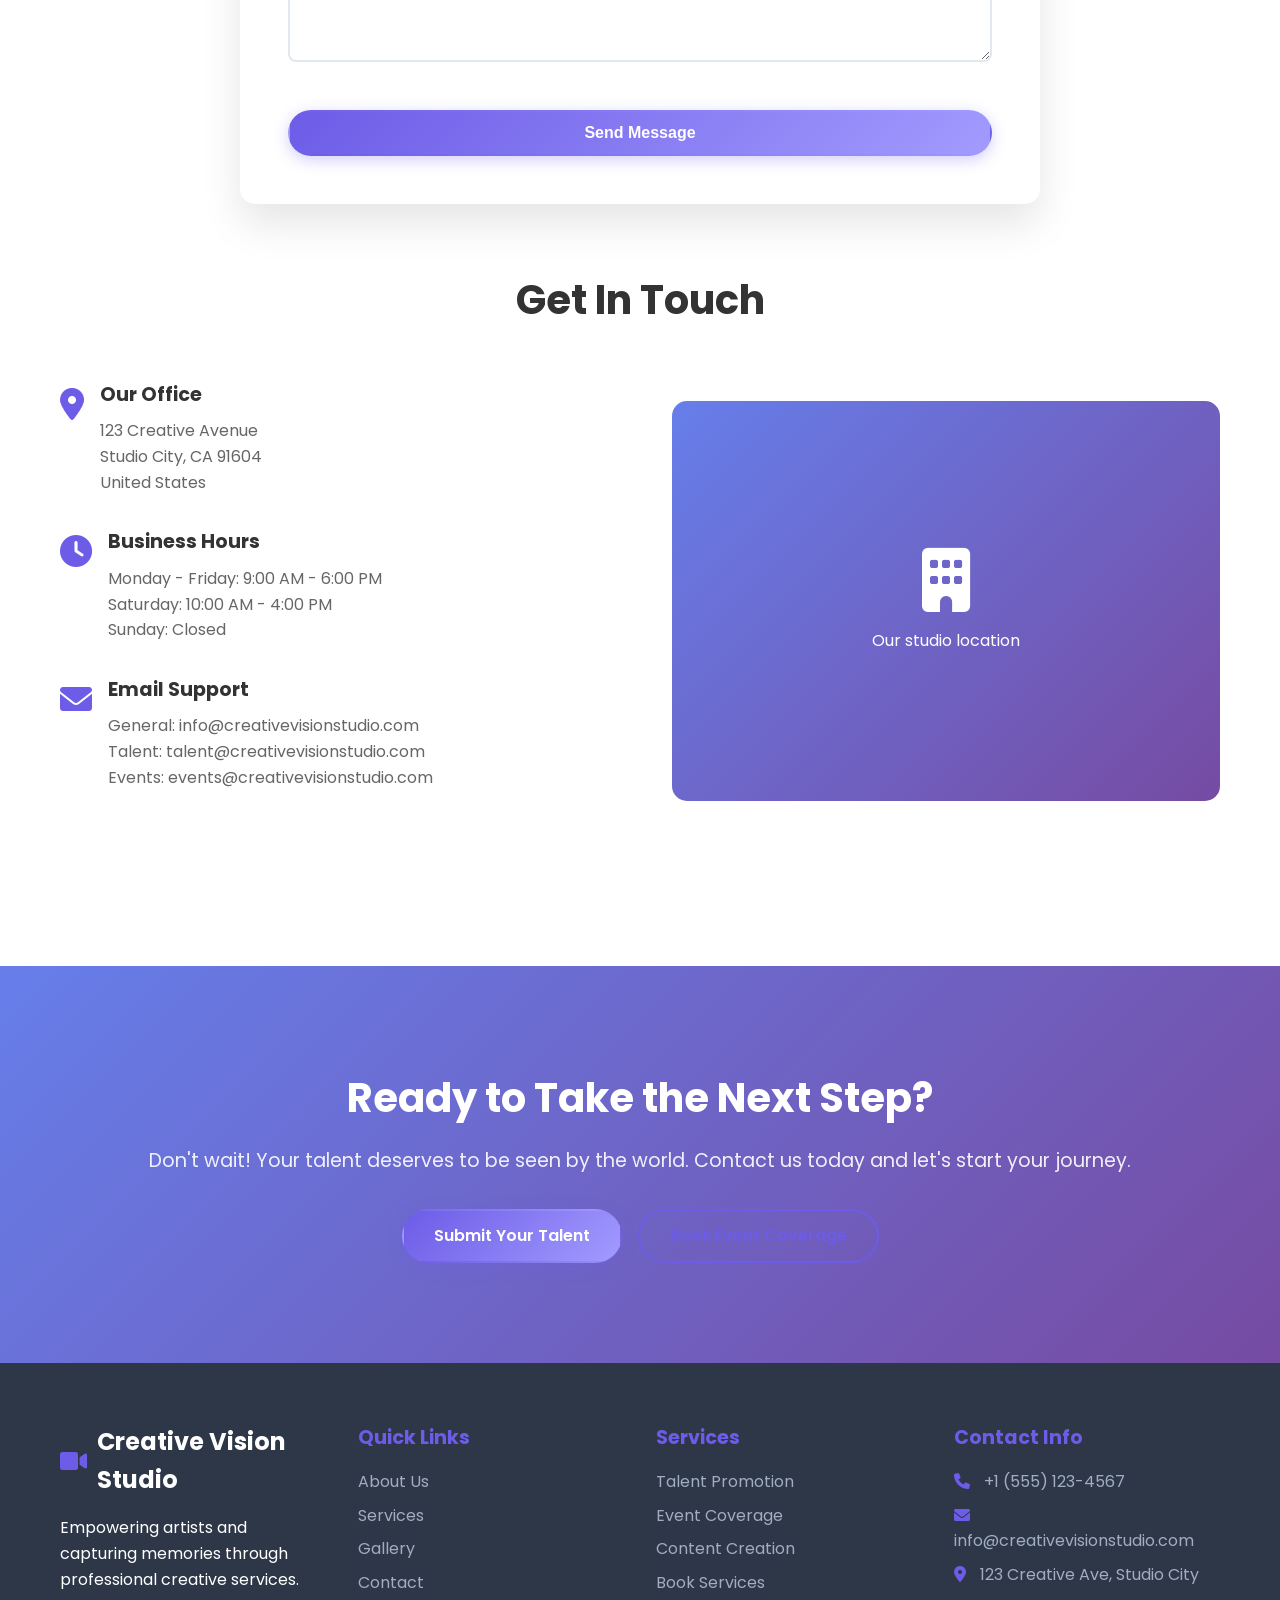
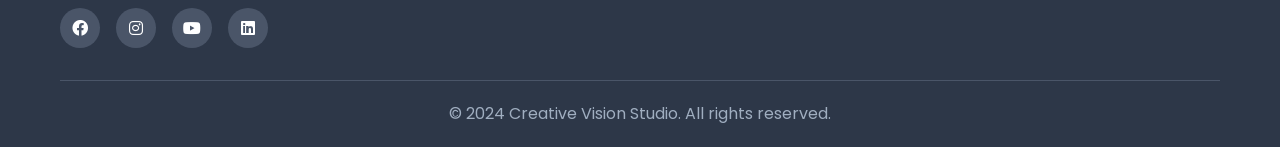
<file: contact.html>
<!DOCTYPE html>
<html lang="en">
<head>
    <meta charset="UTF-8">
    <meta name="viewport" content="width=device-width, initial-scale=1.0">
    <title>Contact Us - Creative Vision Studio</title>
    <link rel="stylesheet" href="styles/main.css">
    <link href="https://fonts.googleapis.com/css2?family=Poppins:wght@300;400;500;600;700&display=swap" rel="stylesheet">
    <link rel="stylesheet" href="https://cdnjs.cloudflare.com/ajax/libs/font-awesome/6.0.0/css/all.min.css">
</head>
<body>
    <!-- Navigation -->
    <nav class="navbar">
        <div class="nav-container">
            <div class="nav-logo">
                <i class="fas fa-video"></i>
                <span>Creative Vision Studio</span>
            </div>
            <ul class="nav-menu">
                <li><a href="index.html" class="nav-link">Home</a></li>
                <li><a href="about.html" class="nav-link">About</a></li>
                <li><a href="services.html" class="nav-link">Services</a></li>
                <li><a href="gallery.html" class="nav-link">Gallery</a></li>
                <li><a href="contact.html" class="nav-link active">Contact</a></li>
                <li><a href="book-services.html" class="nav-link btn-primary">Book Now</a></li>
            </ul>
            <div class="hamburger">
                <span></span>
                <span></span>
                <span></span>
            </div>
        </div>
    </nav>

    <!-- Page Hero -->
    <section class="page-hero">
        <div class="container">
            <h1>Contact Us</h1>
            <p>Ready to showcase your talent? Let's make it happen together</p>
        </div>
    </section>

    <!-- Contact Content -->
    <section class="page-content">
        <div class="container">
            <!-- Contact Methods -->
            <div class="services-grid" style="margin-bottom: 4rem;">
                <div class="service-card">
                    <div class="service-icon">
                        <i class="fas fa-star"></i>
                    </div>
                    <h3>Submit Your Talent</h3>
                    <p>Share your artistic skills with us and join our platform to reach global audiences.</p>
                    <a href="#talent-form" class="btn btn-primary">Submit Now</a>
                </div>
                <div class="service-card">
                    <div class="service-icon">
                        <i class="fas fa-phone"></i>
                    </div>
                    <h3>Call Us</h3>
                    <p>Speak directly with our team to discuss your project and get personalized guidance.</p>
                    <div style="margin: 1rem 0; font-size: 1.2rem; color: #6c5ce7; font-weight: 600;">+1 (555) 123-4567</div>
                    <a href="tel:+15551234567" class="btn btn-secondary">Call Now</a>
                </div>
                <div class="service-card">
                    <div class="service-icon">
                        <i class="fas fa-envelope"></i>
                    </div>
                    <h3>Email Us</h3>
                    <p>Send us your questions, ideas, or project details via email for a prompt response.</p>
                    <div style="margin: 1rem 0; font-size: 1.1rem; color: #6c5ce7; font-weight: 600;">info@creativevisionstudio.com</div>
                    <a href="mailto:info@creativevisionstudio.com" class="btn btn-secondary">Email Us</a>
                </div>
            </div>

            <!-- Talent Submission Form -->
            <section id="talent-form" style="margin-bottom: 4rem;">
                <h2 style="text-align: center; margin-bottom: 3rem; font-size: 2.5rem; color: #333;">Submit Your Talent</h2>
                <div class="form-container">
                    <form id="talentForm">
                        <div class="form-grid">
                            <div class="form-group">
                                <label for="firstName">First Name *</label>
                                <input type="text" id="firstName" name="firstName" required>
                            </div>
                            <div class="form-group">
                                <label for="lastName">Last Name *</label>
                                <input type="text" id="lastName" name="lastName" required>
                            </div>
                            <div class="form-group">
                                <label for="email">Email Address *</label>
                                <input type="email" id="email" name="email" required>
                            </div>
                            <div class="form-group">
                                <label for="phone">Phone Number</label>
                                <input type="tel" id="phone" name="phone">
                            </div>
                            <div class="form-group">
                                <label for="age">Age</label>
                                <input type="number" id="age" name="age" min="13" max="99">
                            </div>
                            <div class="form-group">
                                <label for="location">Location</label>
                                <input type="text" id="location" name="location" placeholder="City, Country">
                            </div>
                        </div>

                        <div class="form-group">
                            <label for="talentType">Type of Talent *</label>
                            <select id="talentType" name="talentType" required>
                                <option value="">Select your talent type</option>
                                <option value="singing">Singing</option>
                                <option value="dancing">Dancing</option>
                                <option value="music">Musical Instrument</option>
                                <option value="acting">Acting</option>
                                <option value="comedy">Comedy</option>
                                <option value="magic">Magic</option>
                                <option value="poetry">Poetry/Spoken Word</option>
                                <option value="visual-arts">Visual Arts</option>
                                <option value="other">Other</option>
                            </select>
                        </div>

                        <div class="form-group">
                            <label for="experience">Experience Level *</label>
                            <select id="experience" name="experience" required>
                                <option value="">Select your experience level</option>
                                <option value="beginner">Beginner (0-2 years)</option>
                                <option value="intermediate">Intermediate (2-5 years)</option>
                                <option value="advanced">Advanced (5-10 years)</option>
                                <option value="professional">Professional (10+ years)</option>
                            </select>
                        </div>

                        <div class="form-group">
                            <label for="description">Tell Us About Your Talent *</label>
                            <textarea id="description" name="description" placeholder="Describe your talent, what makes you unique, your goals, and why you want to work with us..." required></textarea>
                        </div>

                        <div class="form-group">
                            <label for="socialMedia">Social Media Links</label>
                            <textarea id="socialMedia" name="socialMedia" placeholder="Share your Instagram, YouTube, TikTok, or other social media links..."></textarea>
                        </div>

                        <div class="form-group">
                            <label>Upload Content Samples</label>
                            <div class="file-upload">
                                <i class="fas fa-cloud-upload-alt"></i>
                                <p>Click to upload or drag and drop</p>
                                <p style="font-size: 0.9rem; color: #666;">Videos, audio files, or images (Max 50MB each)</p>
                                <input type="file" multiple accept="video/*,audio/*,image/*" style="display: none;">
                            </div>
                        </div>

                        <div class="form-group">
                            <label for="goals">Your Goals *</label>
                            <textarea id="goals" name="goals" placeholder="What do you hope to achieve? Where do you see yourself in 2-3 years?" required></textarea>
                        </div>

                        <div class="form-group">
                            <label for="availability">Availability</label>
                            <select id="availability" name="availability">
                                <option value="">Select your availability</option>
                                <option value="immediate">Available immediately</option>
                                <option value="within-month">Within a month</option>
                                <option value="flexible">Flexible schedule</option>
                                <option value="weekends">Weekends only</option>
                                <option value="part-time">Part-time</option>
                            </select>
                        </div>

                        <button type="submit" class="btn btn-primary" style="width: 100%; margin-top: 1rem;">Submit My Talent</button>
                    </form>
                </div>
            </section>

            <!-- General Contact Form -->
            <section style="margin-bottom: 4rem;">
                <h2 style="text-align: center; margin-bottom: 3rem; font-size: 2.5rem; color: #333;">General Inquiry</h2>
                <div class="form-container">
                    <form id="contactForm">
                        <div class="form-grid">
                            <div class="form-group">
                                <label for="contactName">Full Name *</label>
                                <input type="text" id="contactName" name="contactName" required>
                            </div>
                            <div class="form-group">
                                <label for="contactEmail">Email Address *</label>
                                <input type="email" id="contactEmail" name="contactEmail" required>
                            </div>
                        </div>

                        <div class="form-group">
                            <label for="subject">Subject *</label>
                            <input type="text" id="subject" name="subject" required>
                        </div>

                        <div class="form-group">
                            <label for="message">Message *</label>
                            <textarea id="message" name="message" placeholder="Tell us how we can help you..." required></textarea>
                        </div>

                        <button type="submit" class="btn btn-primary" style="width: 100%; margin-top: 1rem;">Send Message</button>
                    </form>
                </div>
            </section>

            <!-- Contact Information -->
            <section style="margin-bottom: 4rem;">
                <h2 style="text-align: center; margin-bottom: 3rem; font-size: 2.5rem; color: #333;">Get In Touch</h2>
                <div class="content-grid">
                    <div class="content-left">
                        <div class="feature">
                            <i class="fas fa-map-marker-alt"></i>
                            <div>
                                <h4>Our Office</h4>
                                <p>123 Creative Avenue<br>Studio City, CA 91604<br>United States</p>
                            </div>
                        </div>
                        <div class="feature">
                            <i class="fas fa-clock"></i>
                            <div>
                                <h4>Business Hours</h4>
                                <p>Monday - Friday: 9:00 AM - 6:00 PM<br>Saturday: 10:00 AM - 4:00 PM<br>Sunday: Closed</p>
                            </div>
                        </div>
                        <div class="feature">
                            <i class="fas fa-envelope"></i>
                            <div>
                                <h4>Email Support</h4>
                                <p>General: info@creativevisionstudio.com<br>Talent: talent@creativevisionstudio.com<br>Events: events@creativevisionstudio.com</p>
                            </div>
                        </div>
                    </div>
                    <div class="content-right">
                        <div class="image-placeholder">
                            <i class="fas fa-building"></i>
                            <span>Our studio location</span>
                        </div>
                    </div>
                </div>
            </section>
        </div>
    </section>

    <!-- Call to Action -->
    <section class="cta">
        <div class="container">
            <h2>Ready to Take the Next Step?</h2>
            <p>Don't wait! Your talent deserves to be seen by the world. Contact us today and let's start your journey.</p>
            <div class="cta-buttons">
                <a href="#talent-form" class="btn btn-primary">Submit Your Talent</a>
                <a href="book-services.html" class="btn btn-secondary">Book Event Coverage</a>
            </div>
        </div>
    </section>

    <!-- Footer -->
    <footer class="footer">
        <div class="container">
            <div class="footer-content">
                <div class="footer-section">
                    <div class="footer-logo">
                        <i class="fas fa-video"></i>
                        <span>Creative Vision Studio</span>
                    </div>
                    <p>Empowering artists and capturing memories through professional creative services.</p>
                    <div class="social-links">
                        <a href="#"><i class="fab fa-facebook"></i></a>
                        <a href="#"><i class="fab fa-instagram"></i></a>
                        <a href="#"><i class="fab fa-youtube"></i></a>
                        <a href="#"><i class="fab fa-linkedin"></i></a>
                    </div>
                </div>
                <div class="footer-section">
                    <h4>Quick Links</h4>
                    <ul>
                        <li><a href="about.html">About Us</a></li>
                        <li><a href="services.html">Services</a></li>
                        <li><a href="gallery.html">Gallery</a></li>
                        <li><a href="contact.html">Contact</a></li>
                    </ul>
                </div>
                <div class="footer-section">
                    <h4>Services</h4>
                    <ul>
                        <li><a href="services.html">Talent Promotion</a></li>
                        <li><a href="services.html">Event Coverage</a></li>
                        <li><a href="services.html">Content Creation</a></li>
                        <li><a href="book-services.html">Book Services</a></li>
                    </ul>
                </div>
                <div class="footer-section">
                    <h4>Contact Info</h4>
                    <div class="contact-info">
                        <div><i class="fas fa-phone"></i> +1 (555) 123-4567</div>
                        <div><i class="fas fa-envelope"></i> info@creativevisionstudio.com</div>
                        <div><i class="fas fa-map-marker-alt"></i> 123 Creative Ave, Studio City</div>
                    </div>
                </div>
            </div>
            <div class="footer-bottom">
                <p>&copy; 2024 Creative Vision Studio. All rights reserved.</p>
            </div>
        </div>
    </footer>

    <script src="scripts/main.js"></script>
</body>
</html>
</file>
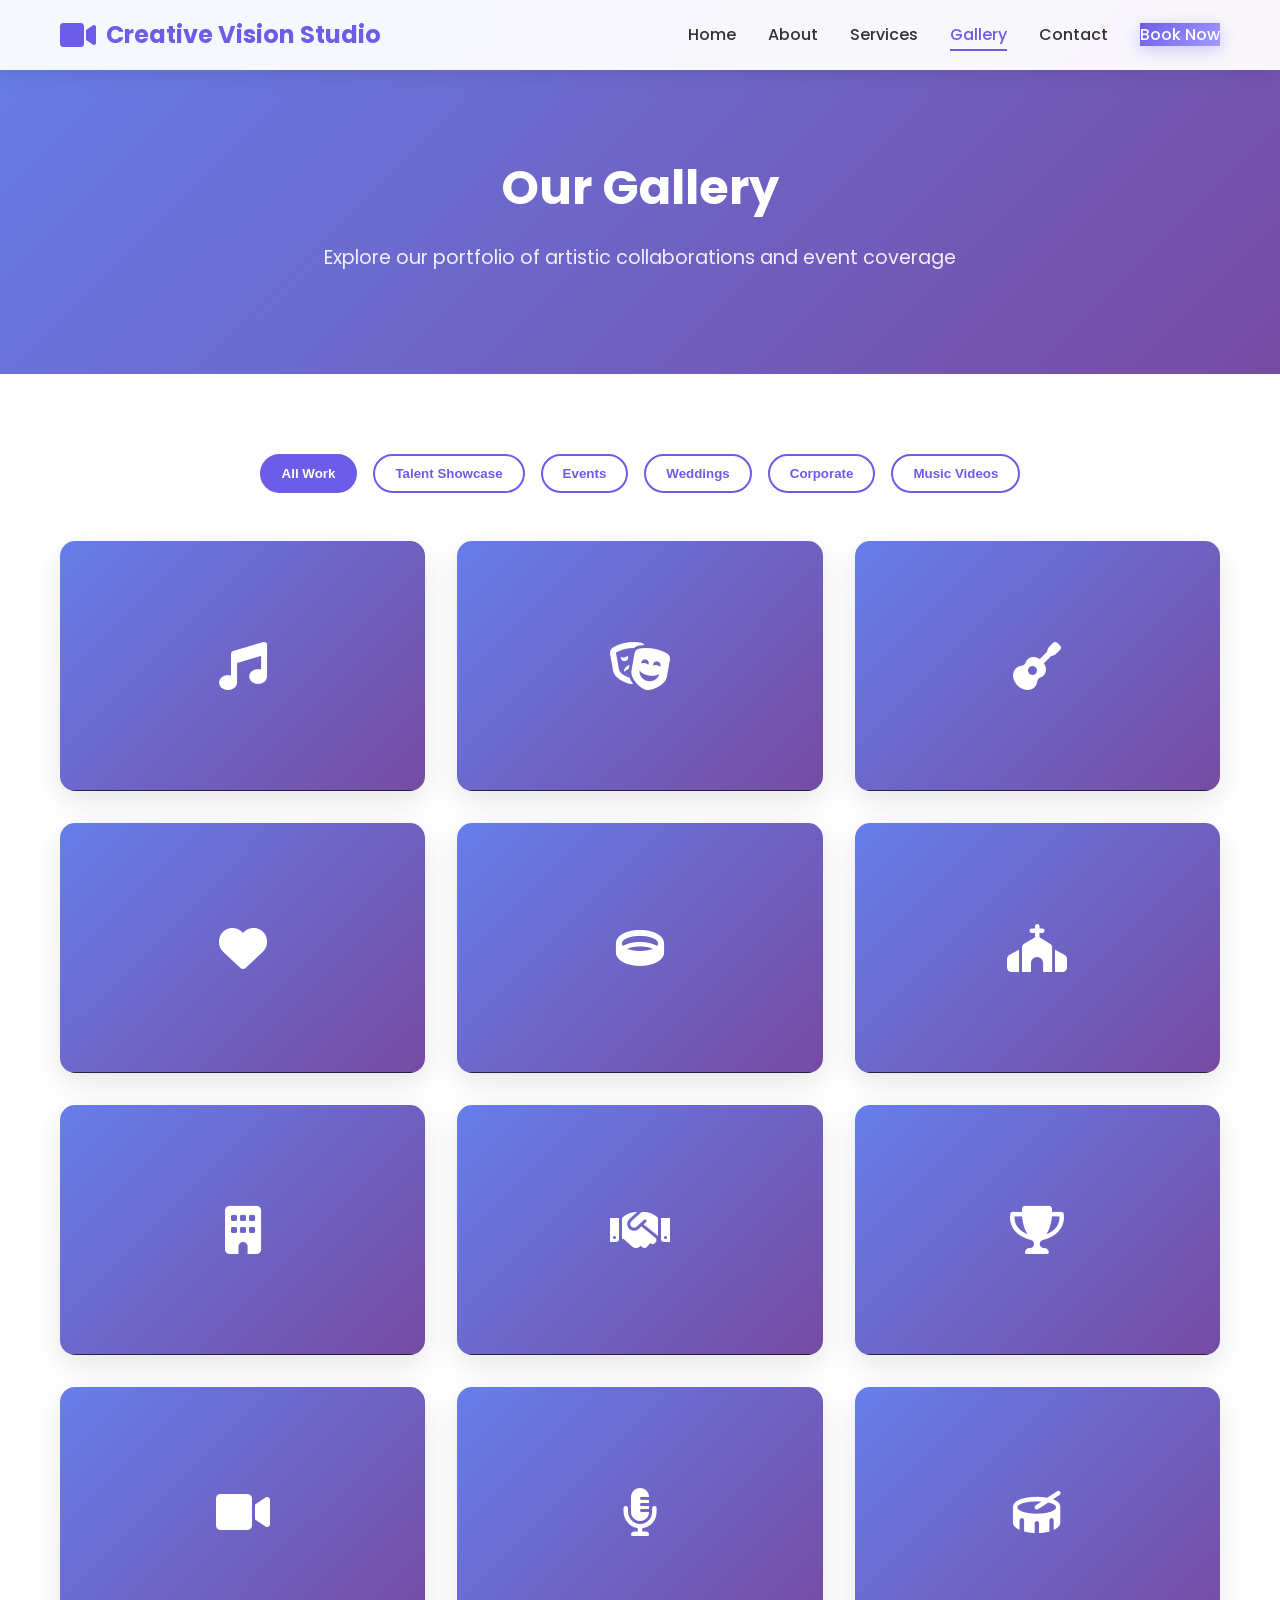
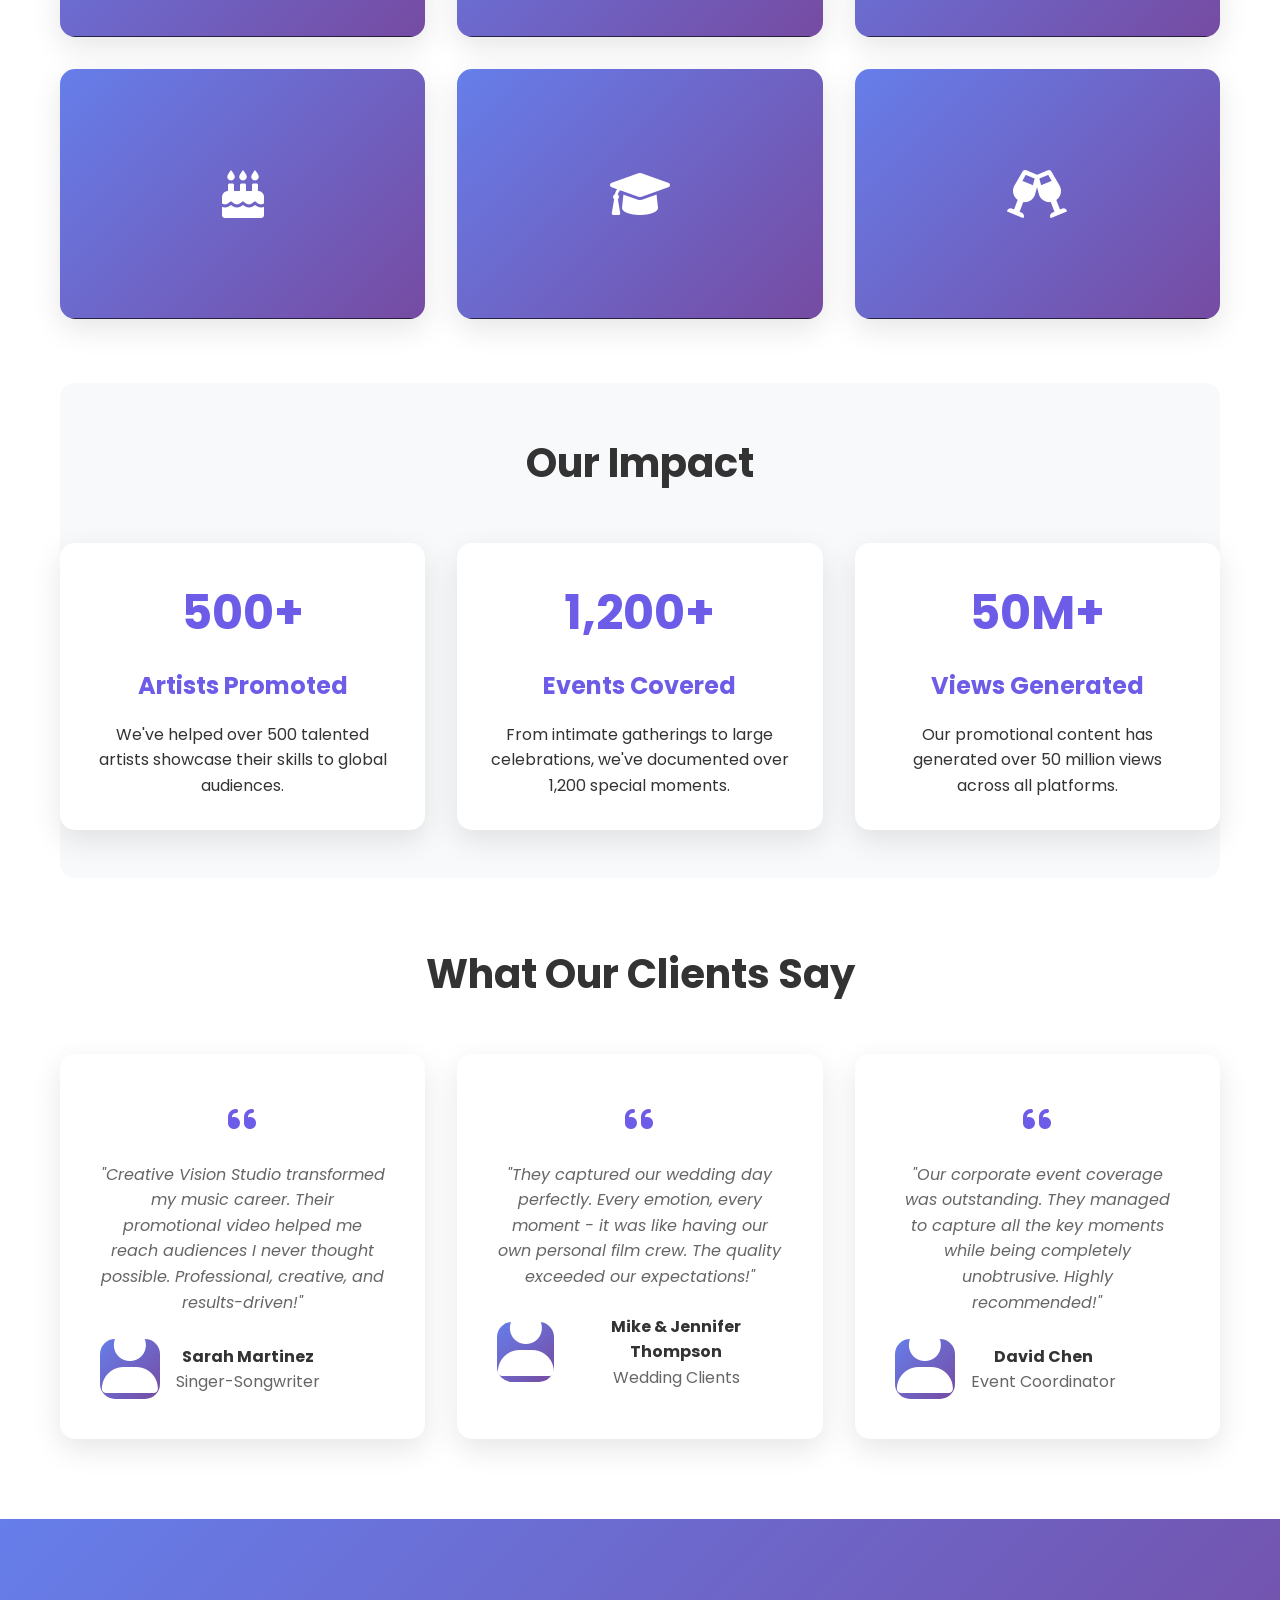
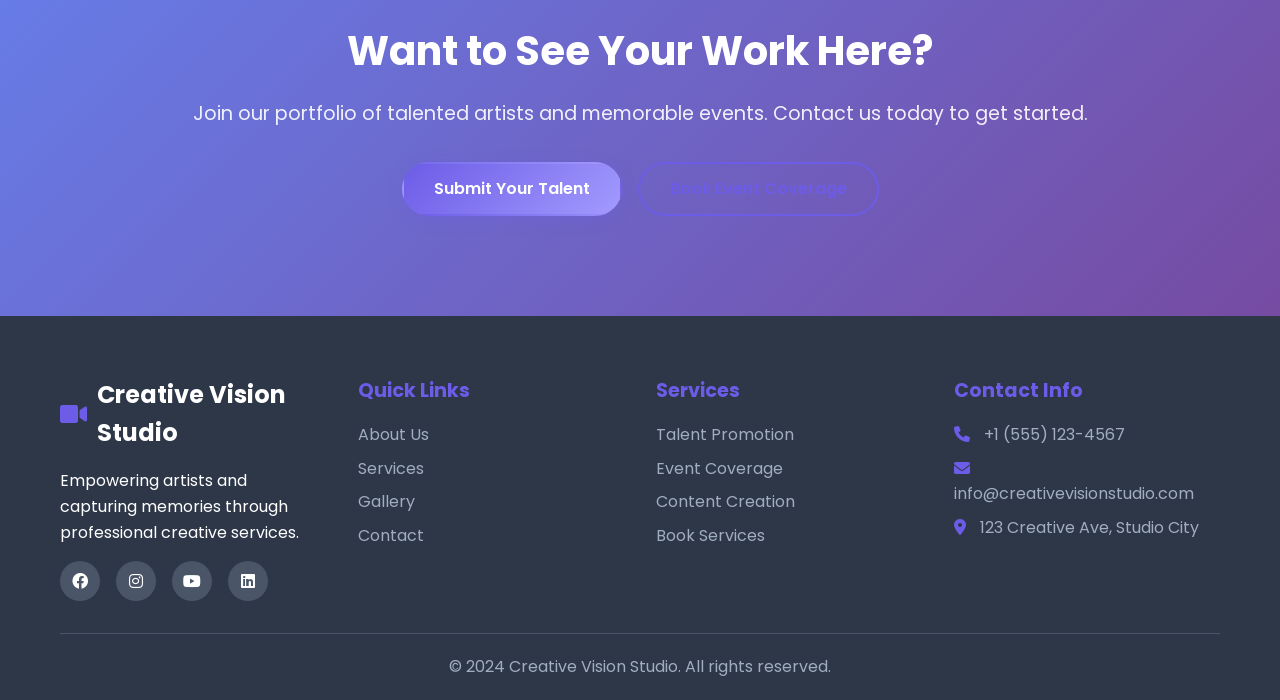
<file: gallery.html>
<!DOCTYPE html>
<html lang="en">
<head>
    <meta charset="UTF-8">
    <meta name="viewport" content="width=device-width, initial-scale=1.0">
    <title>Gallery - Creative Vision Studio</title>
    <link rel="stylesheet" href="styles/main.css">
    <link href="https://fonts.googleapis.com/css2?family=Poppins:wght@300;400;500;600;700&display=swap" rel="stylesheet">
    <link rel="stylesheet" href="https://cdnjs.cloudflare.com/ajax/libs/font-awesome/6.0.0/css/all.min.css">
</head>
<body>
    <!-- Navigation -->
    <nav class="navbar">
        <div class="nav-container">
            <div class="nav-logo">
                <i class="fas fa-video"></i>
                <span>Creative Vision Studio</span>
            </div>
            <ul class="nav-menu">
                <li><a href="index.html" class="nav-link">Home</a></li>
                <li><a href="about.html" class="nav-link">About</a></li>
                <li><a href="services.html" class="nav-link">Services</a></li>
                <li><a href="gallery.html" class="nav-link active">Gallery</a></li>
                <li><a href="contact.html" class="nav-link">Contact</a></li>
                <li><a href="book-services.html" class="nav-link btn-primary">Book Now</a></li>
            </ul>
            <div class="hamburger">
                <span></span>
                <span></span>
                <span></span>
            </div>
        </div>
    </nav>

    <!-- Page Hero -->
    <section class="page-hero">
        <div class="container">
            <h1>Our Gallery</h1>
            <p>Explore our portfolio of artistic collaborations and event coverage</p>
        </div>
    </section>

    <!-- Gallery Content -->
    <section class="page-content">
        <div class="container">
            <!-- Filter Buttons -->
            <div class="gallery-filter">
                <button class="filter-btn active" data-filter="all">All Work</button>
                <button class="filter-btn" data-filter="talent">Talent Showcase</button>
                <button class="filter-btn" data-filter="events">Events</button>
                <button class="filter-btn" data-filter="weddings">Weddings</button>
                <button class="filter-btn" data-filter="corporate">Corporate</button>
                <button class="filter-btn" data-filter="music">Music Videos</button>
            </div>

            <!-- Gallery Grid -->
            <div class="gallery-grid" id="gallery-grid">
                <!-- Talent Showcase Items -->
                <div class="gallery-item" data-category="talent">
                    <div class="gallery-placeholder">
                        <i class="fas fa-music"></i>
                    </div>
                    <div class="gallery-overlay">
                        <h4>Singer Spotlight</h4>
                        <p>Emerging artist showcase video</p>
                    </div>
                </div>

                <div class="gallery-item" data-category="talent">
                    <div class="gallery-placeholder">
                        <i class="fas fa-theater-masks"></i>
                    </div>
                    <div class="gallery-overlay">
                        <h4>Dance Performance</h4>
                        <p>Contemporary dance showcase</p>
                    </div>
                </div>

                <div class="gallery-item" data-category="talent">
                    <div class="gallery-placeholder">
                        <i class="fas fa-guitar"></i>
                    </div>
                    <div class="gallery-overlay">
                        <h4>Acoustic Sessions</h4>
                        <p>Intimate acoustic performance</p>
                    </div>
                </div>

                <!-- Wedding Items -->
                <div class="gallery-item" data-category="weddings">
                    <div class="gallery-placeholder">
                        <i class="fas fa-heart"></i>
                    </div>
                    <div class="gallery-overlay">
                        <h4>Garden Wedding</h4>
                        <p>Beautiful outdoor ceremony</p>
                    </div>
                </div>

                <div class="gallery-item" data-category="weddings">
                    <div class="gallery-placeholder">
                        <i class="fas fa-ring"></i>
                    </div>
                    <div class="gallery-overlay">
                        <h4>City Hall Wedding</h4>
                        <p>Intimate urban ceremony</p>
                    </div>
                </div>

                <div class="gallery-item" data-category="weddings">
                    <div class="gallery-placeholder">
                        <i class="fas fa-church"></i>
                    </div>
                    <div class="gallery-overlay">
                        <h4>Traditional Wedding</h4>
                        <p>Classic church ceremony</p>
                    </div>
                </div>

                <!-- Corporate Items -->
                <div class="gallery-item" data-category="corporate">
                    <div class="gallery-placeholder">
                        <i class="fas fa-building"></i>
                    </div>
                    <div class="gallery-overlay">
                        <h4>Corporate Conference</h4>
                        <p>Annual company meeting</p>
                    </div>
                </div>

                <div class="gallery-item" data-category="corporate">
                    <div class="gallery-placeholder">
                        <i class="fas fa-handshake"></i>
                    </div>
                    <div class="gallery-overlay">
                        <h4>Product Launch</h4>
                        <p>Tech startup product reveal</p>
                    </div>
                </div>

                <div class="gallery-item" data-category="corporate">
                    <div class="gallery-placeholder">
                        <i class="fas fa-trophy"></i>
                    </div>
                    <div class="gallery-overlay">
                        <h4>Awards Ceremony</h4>
                        <p>Annual employee recognition</p>
                    </div>
                </div>

                <!-- Music Video Items -->
                <div class="gallery-item" data-category="music">
                    <div class="gallery-placeholder">
                        <i class="fas fa-video"></i>
                    </div>
                    <div class="gallery-overlay">
                        <h4>Hip-Hop Music Video</h4>
                        <p>Urban style music production</p>
                    </div>
                </div>

                <div class="gallery-item" data-category="music">
                    <div class="gallery-placeholder">
                        <i class="fas fa-microphone-alt"></i>
                    </div>
                    <div class="gallery-overlay">
                        <h4>Pop Music Video</h4>
                        <p>Colorful pop performance</p>
                    </div>
                </div>

                <div class="gallery-item" data-category="music">
                    <div class="gallery-placeholder">
                        <i class="fas fa-drum"></i>
                    </div>
                    <div class="gallery-overlay">
                        <h4>Rock Band Video</h4>
                        <p>High-energy rock performance</p>
                    </div>
                </div>

                <!-- General Event Items -->
                <div class="gallery-item" data-category="events">
                    <div class="gallery-placeholder">
                        <i class="fas fa-birthday-cake"></i>
                    </div>
                    <div class="gallery-overlay">
                        <h4>Birthday Celebration</h4>
                        <p>50th birthday party coverage</p>
                    </div>
                </div>

                <div class="gallery-item" data-category="events">
                    <div class="gallery-placeholder">
                        <i class="fas fa-graduation-cap"></i>
                    </div>
                    <div class="gallery-overlay">
                        <h4>Graduation Party</h4>
                        <p>College graduation celebration</p>
                    </div>
                </div>

                <div class="gallery-item" data-category="events">
                    <div class="gallery-placeholder">
                        <i class="fas fa-glass-cheers"></i>
                    </div>
                    <div class="gallery-overlay">
                        <h4>Anniversary Celebration</h4>
                        <p>25th wedding anniversary</p>
                    </div>
                </div>
            </div>

            <!-- Statistics Section -->
            <section style="margin-top: 4rem; padding: 3rem 0; background: #f8f9fa; border-radius: 15px;">
                <h2 style="text-align: center; margin-bottom: 3rem; font-size: 2.5rem; color: #333;">Our Impact</h2>
                <div class="services-grid">
                    <div class="about-card">
                        <div style="font-size: 3rem; color: #6c5ce7; font-weight: 700; margin-bottom: 1rem;">500+</div>
                        <h3>Artists Promoted</h3>
                        <p>We've helped over 500 talented artists showcase their skills to global audiences.</p>
                    </div>
                    <div class="about-card">
                        <div style="font-size: 3rem; color: #6c5ce7; font-weight: 700; margin-bottom: 1rem;">1,200+</div>
                        <h3>Events Covered</h3>
                        <p>From intimate gatherings to large celebrations, we've documented over 1,200 special moments.</p>
                    </div>
                    <div class="about-card">
                        <div style="font-size: 3rem; color: #6c5ce7; font-weight: 700; margin-bottom: 1rem;">50M+</div>
                        <h3>Views Generated</h3>
                        <p>Our promotional content has generated over 50 million views across all platforms.</p>
                    </div>
                </div>
            </section>

            <!-- Testimonials -->
            <section style="margin-top: 4rem;">
                <h2 style="text-align: center; margin-bottom: 3rem; font-size: 2.5rem; color: #333;">What Our Clients Say</h2>
                <div class="services-grid">
                    <div class="service-card">
                        <div style="color: #6c5ce7; font-size: 2rem; margin-bottom: 1rem;">
                            <i class="fas fa-quote-left"></i>
                        </div>
                        <p style="font-style: italic; margin-bottom: 1.5rem;">"Creative Vision Studio transformed my music career. Their promotional video helped me reach audiences I never thought possible. Professional, creative, and results-driven!"</p>
                        <div style="display: flex; align-items: center;">
                            <div class="image-placeholder" style="width: 60px; height: 60px; margin-right: 1rem;">
                                <i class="fas fa-user"></i>
                            </div>
                            <div>
                                <strong>Sarah Martinez</strong><br>
                                <span style="color: #666;">Singer-Songwriter</span>
                            </div>
                        </div>
                    </div>
                    <div class="service-card">
                        <div style="color: #6c5ce7; font-size: 2rem; margin-bottom: 1rem;">
                            <i class="fas fa-quote-left"></i>
                        </div>
                        <p style="font-style: italic; margin-bottom: 1.5rem;">"They captured our wedding day perfectly. Every emotion, every moment - it was like having our own personal film crew. The quality exceeded our expectations!"</p>
                        <div style="display: flex; align-items: center;">
                            <div class="image-placeholder" style="width: 60px; height: 60px; margin-right: 1rem;">
                                <i class="fas fa-user"></i>
                            </div>
                            <div>
                                <strong>Mike & Jennifer Thompson</strong><br>
                                <span style="color: #666;">Wedding Clients</span>
                            </div>
                        </div>
                    </div>
                    <div class="service-card">
                        <div style="color: #6c5ce7; font-size: 2rem; margin-bottom: 1rem;">
                            <i class="fas fa-quote-left"></i>
                        </div>
                        <p style="font-style: italic; margin-bottom: 1.5rem;">"Our corporate event coverage was outstanding. They managed to capture all the key moments while being completely unobtrusive. Highly recommended!"</p>
                        <div style="display: flex; align-items: center;">
                            <div class="image-placeholder" style="width: 60px; height: 60px; margin-right: 1rem;">
                                <i class="fas fa-user"></i>
                            </div>
                            <div>
                                <strong>David Chen</strong><br>
                                <span style="color: #666;">Event Coordinator</span>
                            </div>
                        </div>
                    </div>
                </div>
            </section>
        </div>
    </section>

    <!-- Call to Action -->
    <section class="cta">
        <div class="container">
            <h2>Want to See Your Work Here?</h2>
            <p>Join our portfolio of talented artists and memorable events. Contact us today to get started.</p>
            <div class="cta-buttons">
                <a href="contact.html" class="btn btn-primary">Submit Your Talent</a>
                <a href="book-services.html" class="btn btn-secondary">Book Event Coverage</a>
            </div>
        </div>
    </section>

    <!-- Footer -->
    <footer class="footer">
        <div class="container">
            <div class="footer-content">
                <div class="footer-section">
                    <div class="footer-logo">
                        <i class="fas fa-video"></i>
                        <span>Creative Vision Studio</span>
                    </div>
                    <p>Empowering artists and capturing memories through professional creative services.</p>
                    <div class="social-links">
                        <a href="#"><i class="fab fa-facebook"></i></a>
                        <a href="#"><i class="fab fa-instagram"></i></a>
                        <a href="#"><i class="fab fa-youtube"></i></a>
                        <a href="#"><i class="fab fa-linkedin"></i></a>
                    </div>
                </div>
                <div class="footer-section">
                    <h4>Quick Links</h4>
                    <ul>
                        <li><a href="about.html">About Us</a></li>
                        <li><a href="services.html">Services</a></li>
                        <li><a href="gallery.html">Gallery</a></li>
                        <li><a href="contact.html">Contact</a></li>
                    </ul>
                </div>
                <div class="footer-section">
                    <h4>Services</h4>
                    <ul>
                        <li><a href="services.html">Talent Promotion</a></li>
                        <li><a href="services.html">Event Coverage</a></li>
                        <li><a href="services.html">Content Creation</a></li>
                        <li><a href="book-services.html">Book Services</a></li>
                    </ul>
                </div>
                <div class="footer-section">
                    <h4>Contact Info</h4>
                    <div class="contact-info">
                        <div><i class="fas fa-phone"></i> +1 (555) 123-4567</div>
                        <div><i class="fas fa-envelope"></i> info@creativevisionstudio.com</div>
                        <div><i class="fas fa-map-marker-alt"></i> 123 Creative Ave, Studio City</div>
                    </div>
                </div>
            </div>
            <div class="footer-bottom">
                <p>&copy; 2024 Creative Vision Studio. All rights reserved.</p>
            </div>
        </div>
    </footer>

    <script src="scripts/main.js"></script>
</body>
</html>
</file>
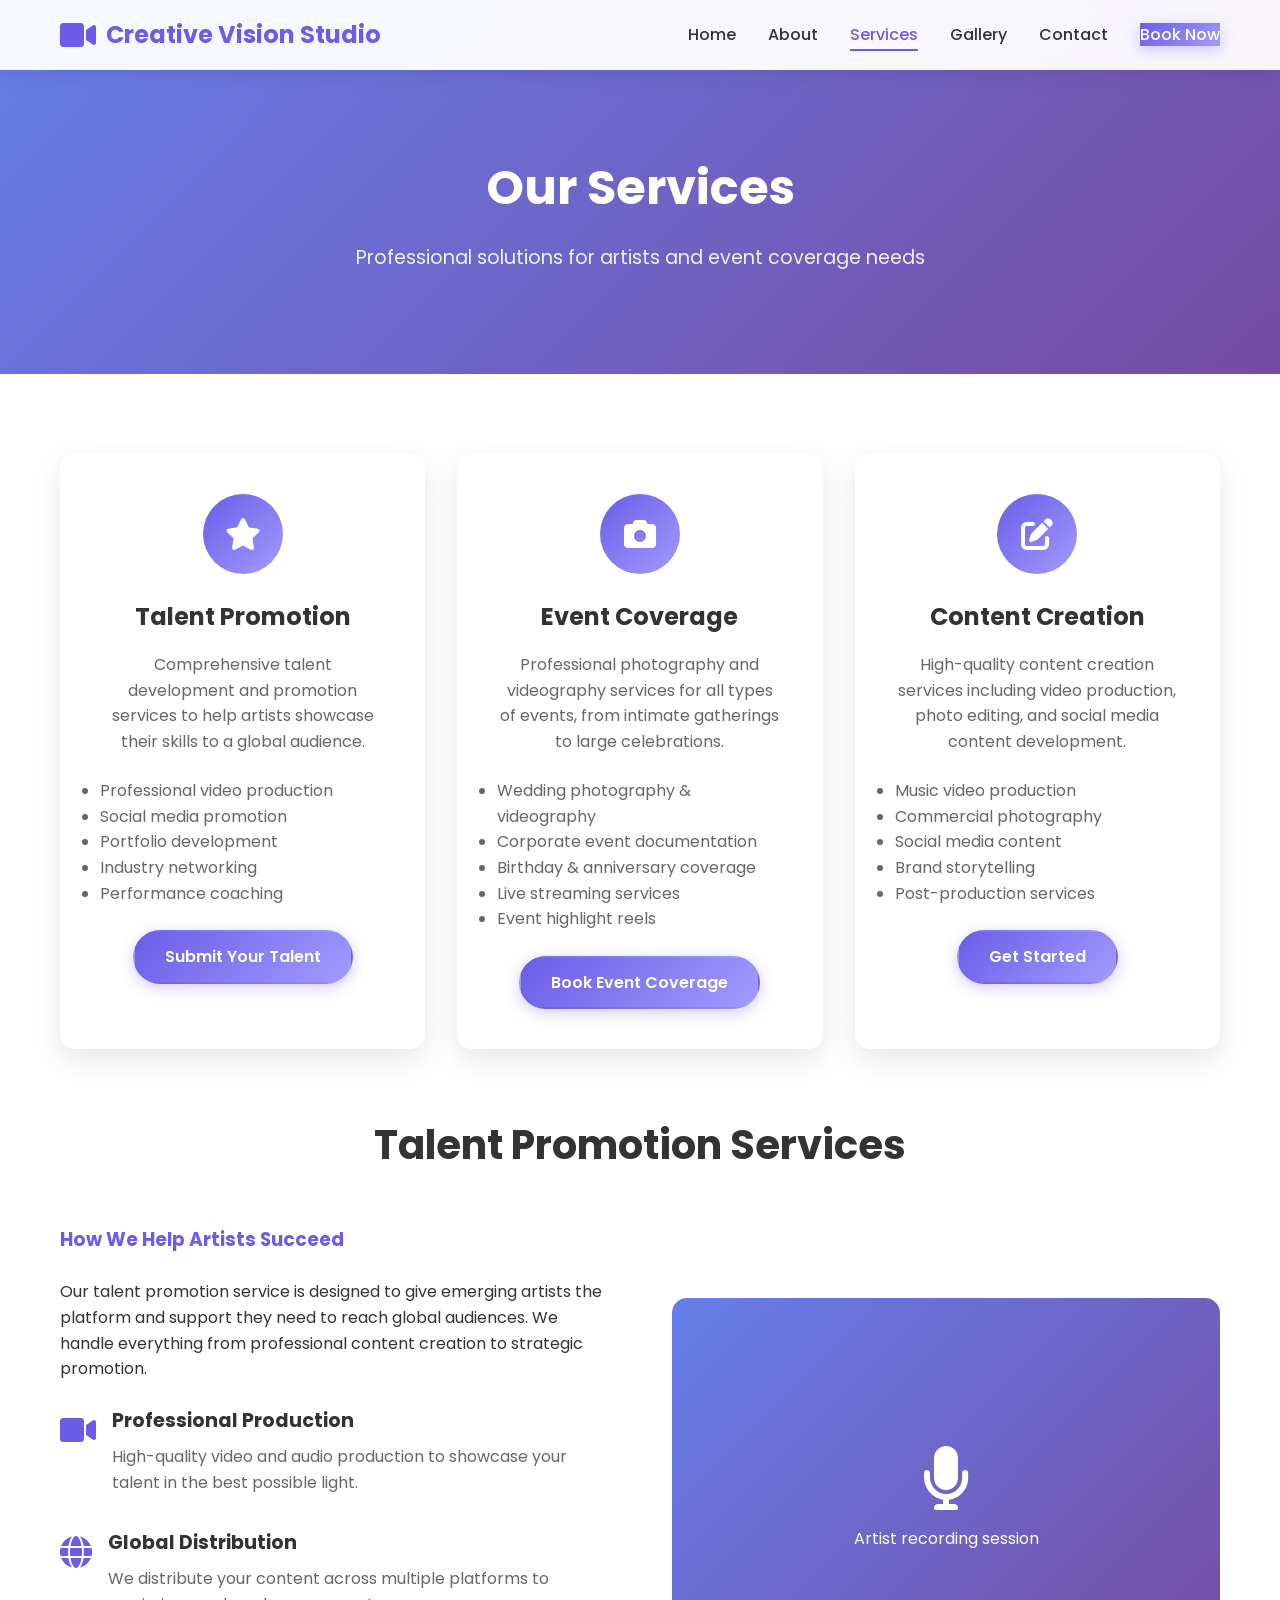
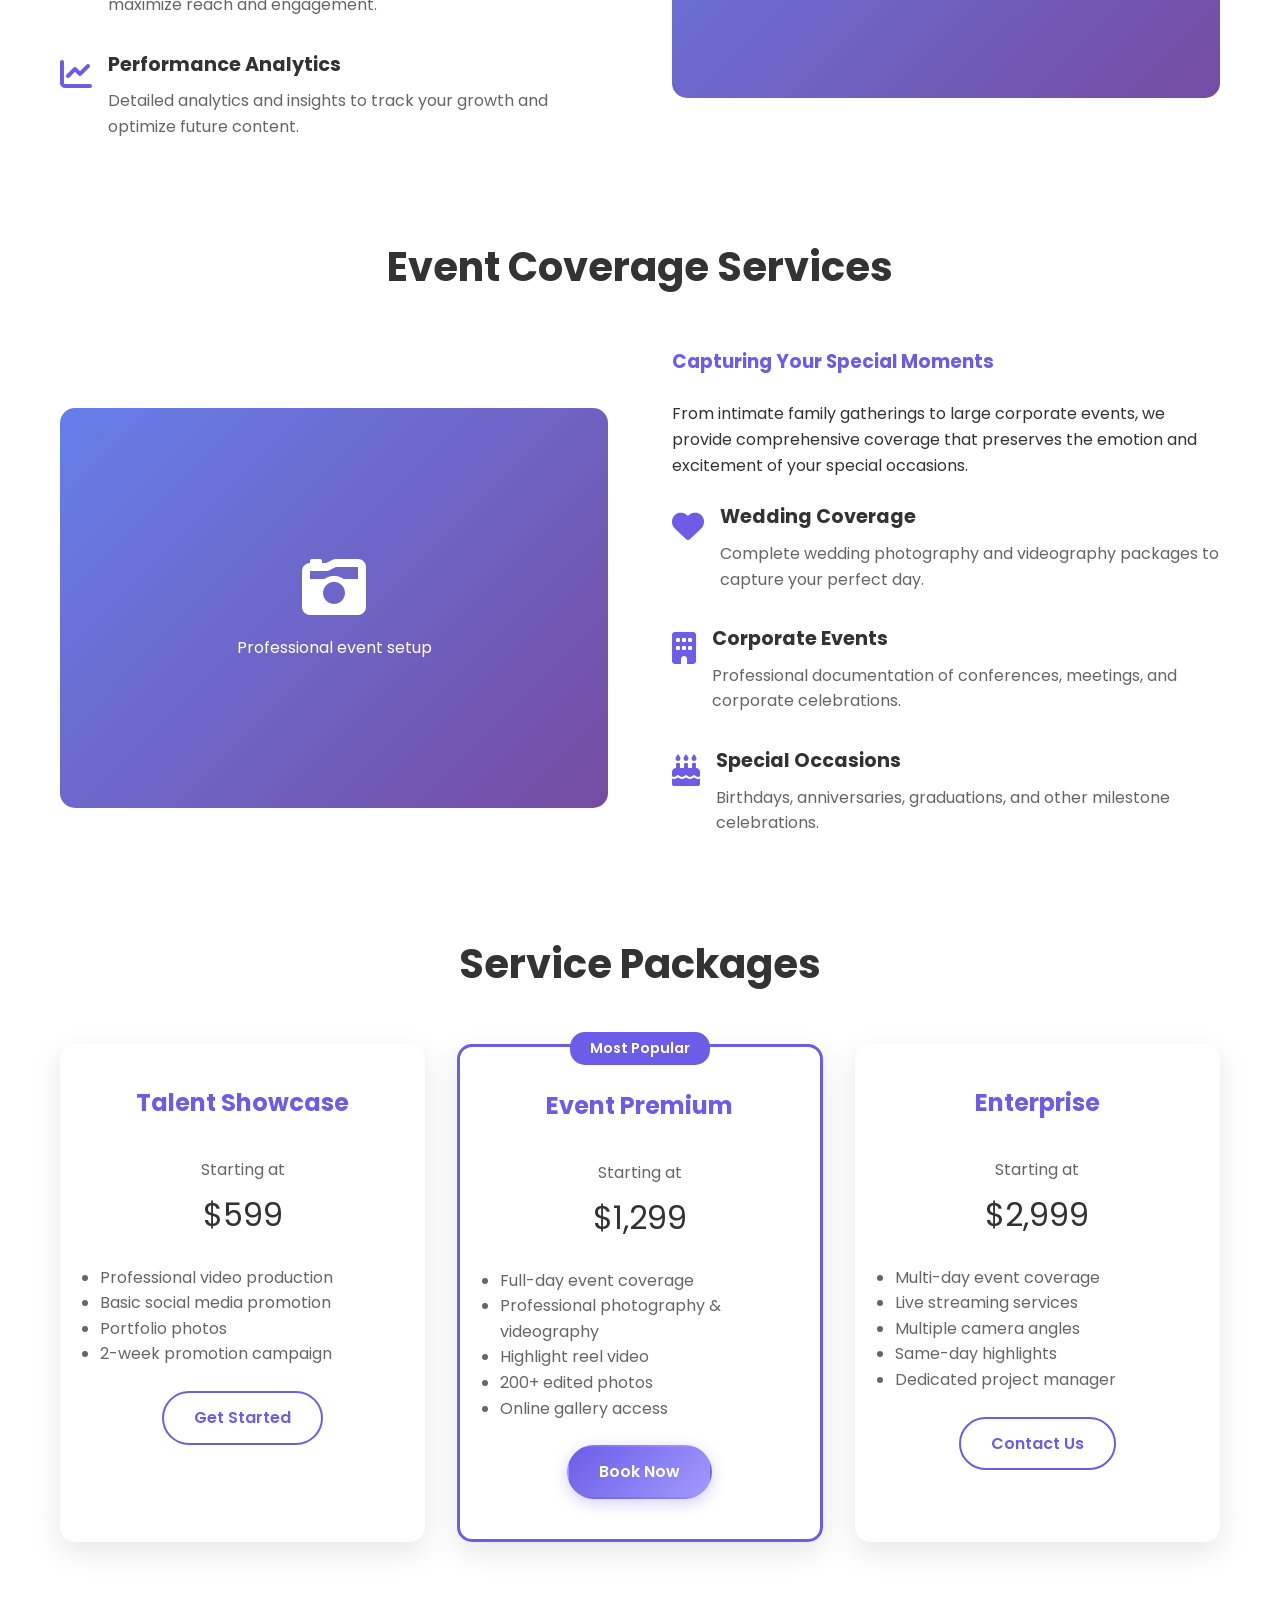
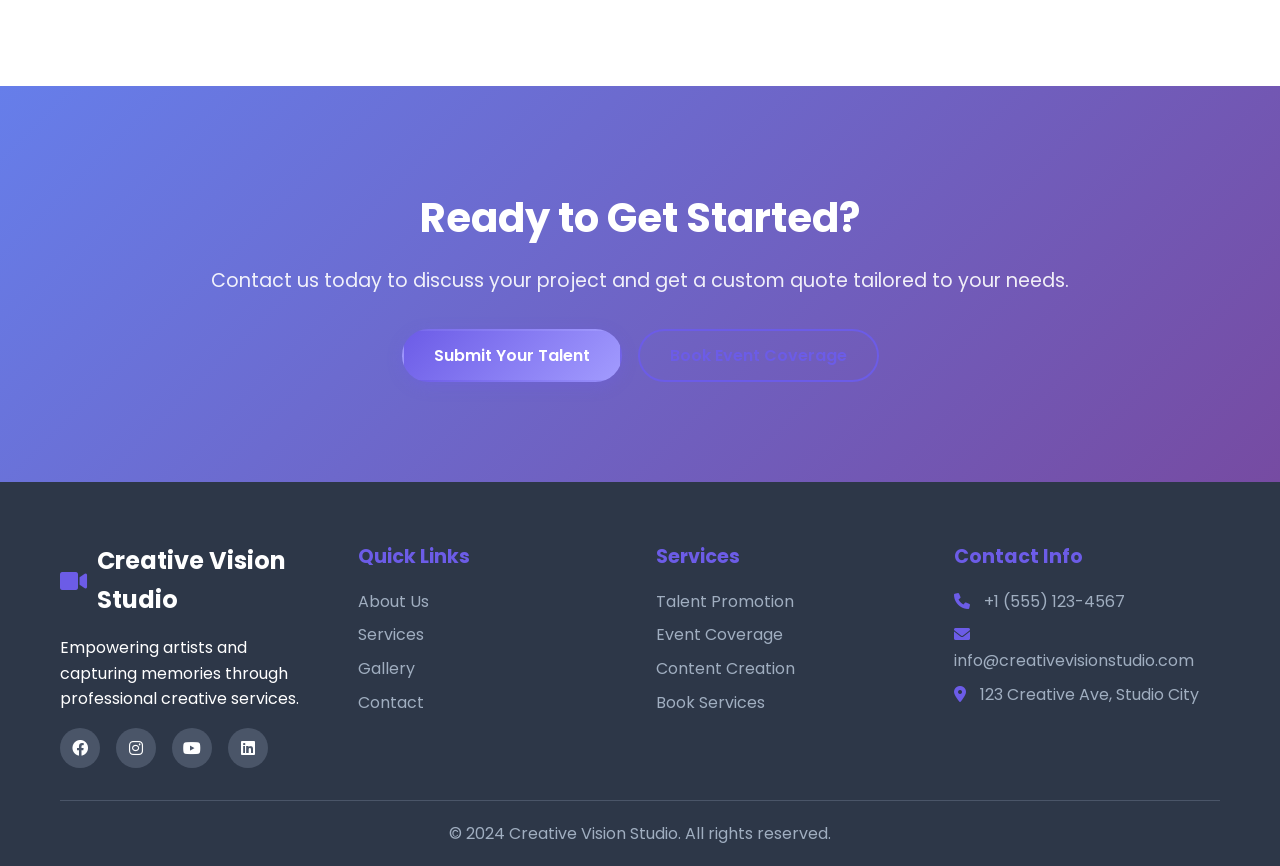
<file: services.html>
<!DOCTYPE html>
<html lang="en">
<head>
    <meta charset="UTF-8">
    <meta name="viewport" content="width=device-width, initial-scale=1.0">
    <title>Our Services - Creative Vision Studio</title>
    <link rel="stylesheet" href="styles/main.css">
    <link href="https://fonts.googleapis.com/css2?family=Poppins:wght@300;400;500;600;700&display=swap" rel="stylesheet">
    <link rel="stylesheet" href="https://cdnjs.cloudflare.com/ajax/libs/font-awesome/6.0.0/css/all.min.css">
</head>
<body>
    <!-- Navigation -->
    <nav class="navbar">
        <div class="nav-container">
            <div class="nav-logo">
                <i class="fas fa-video"></i>
                <span>Creative Vision Studio</span>
            </div>
            <ul class="nav-menu">
                <li><a href="index.html" class="nav-link">Home</a></li>
                <li><a href="about.html" class="nav-link">About</a></li>
                <li><a href="services.html" class="nav-link active">Services</a></li>
                <li><a href="gallery.html" class="nav-link">Gallery</a></li>
                <li><a href="contact.html" class="nav-link">Contact</a></li>
                <li><a href="book-services.html" class="nav-link btn-primary">Book Now</a></li>
            </ul>
            <div class="hamburger">
                <span></span>
                <span></span>
                <span></span>
            </div>
        </div>
    </nav>

    <!-- Page Hero -->
    <section class="page-hero">
        <div class="container">
            <h1>Our Services</h1>
            <p>Professional solutions for artists and event coverage needs</p>
        </div>
    </section>

    <!-- Services Content -->
    <section class="page-content">
        <div class="container">
            <!-- Main Services -->
            <div class="services-grid" style="margin-bottom: 4rem;">
                <div class="service-card">
                    <div class="service-icon">
                        <i class="fas fa-star"></i>
                    </div>
                    <h3>Talent Promotion</h3>
                    <p>Comprehensive talent development and promotion services to help artists showcase their skills to a global audience.</p>
                    <ul style="text-align: left; margin: 1.5rem 0; color: #666;">
                        <li>Professional video production</li>
                        <li>Social media promotion</li>
                        <li>Portfolio development</li>
                        <li>Industry networking</li>
                        <li>Performance coaching</li>
                    </ul>
                    <a href="contact.html" class="btn btn-primary">Submit Your Talent</a>
                </div>
                <div class="service-card">
                    <div class="service-icon">
                        <i class="fas fa-camera"></i>
                    </div>
                    <h3>Event Coverage</h3>
                    <p>Professional photography and videography services for all types of events, from intimate gatherings to large celebrations.</p>
                    <ul style="text-align: left; margin: 1.5rem 0; color: #666;">
                        <li>Wedding photography & videography</li>
                        <li>Corporate event documentation</li>
                        <li>Birthday & anniversary coverage</li>
                        <li>Live streaming services</li>
                        <li>Event highlight reels</li>
                    </ul>
                    <a href="book-services.html" class="btn btn-primary">Book Event Coverage</a>
                </div>
                <div class="service-card">
                    <div class="service-icon">
                        <i class="fas fa-edit"></i>
                    </div>
                    <h3>Content Creation</h3>
                    <p>High-quality content creation services including video production, photo editing, and social media content development.</p>
                    <ul style="text-align: left; margin: 1.5rem 0; color: #666;">
                        <li>Music video production</li>
                        <li>Commercial photography</li>
                        <li>Social media content</li>
                        <li>Brand storytelling</li>
                        <li>Post-production services</li>
                    </ul>
                    <a href="contact.html" class="btn btn-primary">Get Started</a>
                </div>
            </div>

            <!-- Talent Promotion Details -->
            <section style="margin-bottom: 4rem;">
                <h2 style="text-align: center; margin-bottom: 3rem; font-size: 2.5rem; color: #333;">Talent Promotion Services</h2>
                <div class="content-grid">
                    <div class="content-left">
                        <h3 style="color: #6c5ce7; margin-bottom: 1.5rem;">How We Help Artists Succeed</h3>
                        <p style="margin-bottom: 1.5rem;">Our talent promotion service is designed to give emerging artists the platform and support they need to reach global audiences. We handle everything from professional content creation to strategic promotion.</p>
                        
                        <div class="feature">
                            <i class="fas fa-video"></i>
                            <div>
                                <h4>Professional Production</h4>
                                <p>High-quality video and audio production to showcase your talent in the best possible light.</p>
                            </div>
                        </div>
                        <div class="feature">
                            <i class="fas fa-globe"></i>
                            <div>
                                <h4>Global Distribution</h4>
                                <p>We distribute your content across multiple platforms to maximize reach and engagement.</p>
                            </div>
                        </div>
                        <div class="feature">
                            <i class="fas fa-chart-line"></i>
                            <div>
                                <h4>Performance Analytics</h4>
                                <p>Detailed analytics and insights to track your growth and optimize future content.</p>
                            </div>
                        </div>
                    </div>
                    <div class="content-right">
                        <div class="image-placeholder">
                            <i class="fas fa-microphone"></i>
                            <span>Artist recording session</span>
                        </div>
                    </div>
                </div>
            </section>

            <!-- Event Coverage Details -->
            <section style="margin-bottom: 4rem;">
                <h2 style="text-align: center; margin-bottom: 3rem; font-size: 2.5rem; color: #333;">Event Coverage Services</h2>
                <div class="content-grid">
                    <div class="content-left">
                        <div class="image-placeholder">
                            <i class="fas fa-camera-retro"></i>
                            <span>Professional event setup</span>
                        </div>
                    </div>
                    <div class="content-right">
                        <h3 style="color: #6c5ce7; margin-bottom: 1.5rem;">Capturing Your Special Moments</h3>
                        <p style="margin-bottom: 1.5rem;">From intimate family gatherings to large corporate events, we provide comprehensive coverage that preserves the emotion and excitement of your special occasions.</p>
                        
                        <div class="feature">
                            <i class="fas fa-heart"></i>
                            <div>
                                <h4>Wedding Coverage</h4>
                                <p>Complete wedding photography and videography packages to capture your perfect day.</p>
                            </div>
                        </div>
                        <div class="feature">
                            <i class="fas fa-building"></i>
                            <div>
                                <h4>Corporate Events</h4>
                                <p>Professional documentation of conferences, meetings, and corporate celebrations.</p>
                            </div>
                        </div>
                        <div class="feature">
                            <i class="fas fa-birthday-cake"></i>
                            <div>
                                <h4>Special Occasions</h4>
                                <p>Birthdays, anniversaries, graduations, and other milestone celebrations.</p>
                            </div>
                        </div>
                    </div>
                </div>
            </section>

            <!-- Pricing Section -->
            <section style="margin-bottom: 4rem;">
                <h2 style="text-align: center; margin-bottom: 3rem; font-size: 2.5rem; color: #333;">Service Packages</h2>
                <div class="services-grid">
                    <div class="service-card">
                        <h3 style="color: #6c5ce7;">Talent Showcase</h3>
                        <div style="font-size: 2rem; color: #333; margin: 1rem 0;">
                            <span style="font-size: 1rem; color: #666;">Starting at</span><br>
                            $599
                        </div>
                        <ul style="text-align: left; margin: 1.5rem 0; color: #666;">
                            <li>Professional video production</li>
                            <li>Basic social media promotion</li>
                            <li>Portfolio photos</li>
                            <li>2-week promotion campaign</li>
                        </ul>
                        <a href="contact.html" class="btn btn-secondary">Get Started</a>
                    </div>
                    <div class="service-card" style="border: 3px solid #6c5ce7; position: relative;">
                        <div style="position: absolute; top: -15px; left: 50%; transform: translateX(-50%); background: #6c5ce7; color: white; padding: 5px 20px; border-radius: 15px; font-size: 0.9rem; font-weight: 600;">Most Popular</div>
                        <h3 style="color: #6c5ce7;">Event Premium</h3>
                        <div style="font-size: 2rem; color: #333; margin: 1rem 0;">
                            <span style="font-size: 1rem; color: #666;">Starting at</span><br>
                            $1,299
                        </div>
                        <ul style="text-align: left; margin: 1.5rem 0; color: #666;">
                            <li>Full-day event coverage</li>
                            <li>Professional photography & videography</li>
                            <li>Highlight reel video</li>
                            <li>200+ edited photos</li>
                            <li>Online gallery access</li>
                        </ul>
                        <a href="book-services.html" class="btn btn-primary">Book Now</a>
                    </div>
                    <div class="service-card">
                        <h3 style="color: #6c5ce7;">Enterprise</h3>
                        <div style="font-size: 2rem; color: #333; margin: 1rem 0;">
                            <span style="font-size: 1rem; color: #666;">Starting at</span><br>
                            $2,999
                        </div>
                        <ul style="text-align: left; margin: 1.5rem 0; color: #666;">
                            <li>Multi-day event coverage</li>
                            <li>Live streaming services</li>
                            <li>Multiple camera angles</li>
                            <li>Same-day highlights</li>
                            <li>Dedicated project manager</li>
                        </ul>
                        <a href="book-services.html" class="btn btn-secondary">Contact Us</a>
                    </div>
                </div>
            </section>
        </div>
    </section>

    <!-- Call to Action -->
    <section class="cta">
        <div class="container">
            <h2>Ready to Get Started?</h2>
            <p>Contact us today to discuss your project and get a custom quote tailored to your needs.</p>
            <div class="cta-buttons">
                <a href="contact.html" class="btn btn-primary">Submit Your Talent</a>
                <a href="book-services.html" class="btn btn-secondary">Book Event Coverage</a>
            </div>
        </div>
    </section>

    <!-- Footer -->
    <footer class="footer">
        <div class="container">
            <div class="footer-content">
                <div class="footer-section">
                    <div class="footer-logo">
                        <i class="fas fa-video"></i>
                        <span>Creative Vision Studio</span>
                    </div>
                    <p>Empowering artists and capturing memories through professional creative services.</p>
                    <div class="social-links">
                        <a href="#"><i class="fab fa-facebook"></i></a>
                        <a href="#"><i class="fab fa-instagram"></i></a>
                        <a href="#"><i class="fab fa-youtube"></i></a>
                        <a href="#"><i class="fab fa-linkedin"></i></a>
                    </div>
                </div>
                <div class="footer-section">
                    <h4>Quick Links</h4>
                    <ul>
                        <li><a href="about.html">About Us</a></li>
                        <li><a href="services.html">Services</a></li>
                        <li><a href="gallery.html">Gallery</a></li>
                        <li><a href="contact.html">Contact</a></li>
                    </ul>
                </div>
                <div class="footer-section">
                    <h4>Services</h4>
                    <ul>
                        <li><a href="services.html">Talent Promotion</a></li>
                        <li><a href="services.html">Event Coverage</a></li>
                        <li><a href="services.html">Content Creation</a></li>
                        <li><a href="book-services.html">Book Services</a></li>
                    </ul>
                </div>
                <div class="footer-section">
                    <h4>Contact Info</h4>
                    <div class="contact-info">
                        <div><i class="fas fa-phone"></i> +1 (555) 123-4567</div>
                        <div><i class="fas fa-envelope"></i> info@creativevisionstudio.com</div>
                        <div><i class="fas fa-map-marker-alt"></i> 123 Creative Ave, Studio City</div>
                    </div>
                </div>
            </div>
            <div class="footer-bottom">
                <p>&copy; 2024 Creative Vision Studio. All rights reserved.</p>
            </div>
        </div>
    </footer>

    <script src="scripts/main.js"></script>
</body>
</html>
</file>
<file: styles/main.css>
/* Reset and Base Styles */
* {
    margin: 0;
    padding: 0;
    box-sizing: border-box;
}

body {
    font-family: 'Poppins', sans-serif;
    line-height: 1.6;
    color: #333;
    overflow-x: hidden;
}

.container {
    max-width: 1200px;
    margin: 0 auto;
    padding: 0 20px;
}

/* Navigation */
.navbar {
    background: rgba(255, 255, 255, 0.95);
    backdrop-filter: blur(10px);
    padding: 1rem 0;
    position: fixed;
    top: 0;
    width: 100%;
    z-index: 1000;
    transition: all 0.3s ease;
    box-shadow: 0 2px 20px rgba(0, 0, 0, 0.1);
}

.nav-container {
    max-width: 1200px;
    margin: 0 auto;
    padding: 0 20px;
    display: flex;
    justify-content: space-between;
    align-items: center;
}

.nav-logo {
    display: flex;
    align-items: center;
    font-size: 1.5rem;
    font-weight: 700;
    color: #6c5ce7;
}

.nav-logo i {
    margin-right: 10px;
    font-size: 2rem;
}

.nav-menu {
    display: flex;
    list-style: none;
    align-items: center;
}

.nav-menu li {
    margin-left: 2rem;
}

.nav-link {
    text-decoration: none;
    color: #333;
    font-weight: 500;
    transition: color 0.3s ease;
    position: relative;
}

.nav-link:hover, .nav-link.active {
    color: #6c5ce7;
}

.nav-link::after {
    content: '';
    position: absolute;
    bottom: -5px;
    left: 0;
    width: 0;
    height: 2px;
    background: #6c5ce7;
    transition: width 0.3s ease;
}

.nav-link:hover::after, .nav-link.active::after {
    width: 100%;
}

.hamburger {
    display: none;
    flex-direction: column;
    cursor: pointer;
}

.hamburger span {
    width: 25px;
    height: 3px;
    background: #333;
    margin: 3px 0;
    transition: 0.3s;
}

/* Buttons */
.btn {
    display: inline-block;
    padding: 12px 30px;
    border-radius: 50px;
    text-decoration: none;
    font-weight: 600;
    transition: all 0.3s ease;
    border: 2px solid transparent;
    cursor: pointer;
    font-size: 1rem;
}

.btn-primary {
    background: linear-gradient(135deg, #6c5ce7, #a29bfe);
    color: white;
    box-shadow: 0 4px 15px rgba(108, 92, 231, 0.3);
}

.btn-primary:hover {
    transform: translateY(-2px);
    box-shadow: 0 6px 20px rgba(108, 92, 231, 0.4);
}

.btn-secondary {
    background: transparent;
    color: #6c5ce7;
    border: 2px solid #6c5ce7;
}

.btn-secondary:hover {
    background: #6c5ce7;
    color: white;
    transform: translateY(-2px);
}

/* Hero Section */
.hero {
    min-height: 100vh;
    display: flex;
    align-items: center;
    background: linear-gradient(135deg, #667eea 0%, #764ba2 100%);
    color: white;
    padding: 120px 20px 80px;
    position: relative;
    overflow: hidden;
}

.hero::before {
    content: '';
    position: absolute;
    top: 0;
    left: 0;
    right: 0;
    bottom: 0;
    background: url('data:image/svg+xml,<svg xmlns="http://www.w3.org/2000/svg" viewBox="0 0 1000 1000"><polygon fill="rgba(255,255,255,0.1)" points="0,0 1000,300 1000,1000 0,700"/></svg>');
    background-size: cover;
}

.hero-content {
    max-width: 1200px;
    margin: 0 auto;
    display: grid;
    grid-template-columns: 1fr 1fr;
    gap: 4rem;
    align-items: center;
    position: relative;
    z-index: 1;
}

.hero-content h1 {
    font-size: 3.5rem;
    font-weight: 700;
    margin-bottom: 1.5rem;
    line-height: 1.2;
}

.hero-content p {
    font-size: 1.2rem;
    margin-bottom: 2rem;
    opacity: 0.9;
}

.hero-buttons {
    display: flex;
    gap: 1rem;
    flex-wrap: wrap;
}

.hero-video {
    display: flex;
    justify-content: center;
    align-items: center;
}

.video-placeholder {
    width: 300px;
    height: 200px;
    background: rgba(255, 255, 255, 0.1);
    border-radius: 15px;
    display: flex;
    flex-direction: column;
    justify-content: center;
    align-items: center;
    cursor: pointer;
    transition: all 0.3s ease;
    backdrop-filter: blur(10px);
    border: 1px solid rgba(255, 255, 255, 0.2);
}

.video-placeholder:hover {
    transform: scale(1.05);
    background: rgba(255, 255, 255, 0.15);
}

.video-placeholder i {
    font-size: 4rem;
    margin-bottom: 1rem;
}

/* Services Overview */
.services-overview {
    padding: 100px 0;
    background: #f8f9fa;
}

.services-overview h2 {
    text-align: center;
    font-size: 2.5rem;
    margin-bottom: 3rem;
    color: #333;
}

.services-grid {
    display: grid;
    grid-template-columns: repeat(auto-fit, minmax(300px, 1fr));
    gap: 2rem;
}

.service-card {
    background: white;
    padding: 2.5rem;
    border-radius: 15px;
    text-align: center;
    box-shadow: 0 10px 30px rgba(0, 0, 0, 0.1);
    transition: all 0.3s ease;
}

.service-card:hover {
    transform: translateY(-10px);
    box-shadow: 0 20px 40px rgba(0, 0, 0, 0.15);
}

.service-icon {
    width: 80px;
    height: 80px;
    background: linear-gradient(135deg, #6c5ce7, #a29bfe);
    border-radius: 50%;
    display: flex;
    align-items: center;
    justify-content: center;
    margin: 0 auto 1.5rem;
}

.service-icon i {
    font-size: 2rem;
    color: white;
}

.service-card h3 {
    font-size: 1.5rem;
    margin-bottom: 1rem;
    color: #333;
}

.service-card p {
    color: #666;
    margin-bottom: 1.5rem;
}

.service-link {
    color: #6c5ce7;
    text-decoration: none;
    font-weight: 600;
    transition: color 0.3s ease;
}

.service-link:hover {
    color: #5a4fcf;
}

/* Why Choose Us */
.why-choose-us {
    padding: 100px 0;
    background: white;
}

.content-grid {
    display: grid;
    grid-template-columns: 1fr 1fr;
    gap: 4rem;
    align-items: center;
}

.content-left h2 {
    font-size: 2.5rem;
    margin-bottom: 2rem;
    color: #333;
}

.feature {
    display: flex;
    align-items: flex-start;
    margin-bottom: 2rem;
}

.feature i {
    font-size: 2rem;
    color: #6c5ce7;
    margin-right: 1rem;
    margin-top: 0.5rem;
}

.feature h4 {
    font-size: 1.2rem;
    margin-bottom: 0.5rem;
    color: #333;
}

.feature p {
    color: #666;
}

.image-placeholder {
    width: 100%;
    height: 400px;
    background: linear-gradient(135deg, #667eea, #764ba2);
    border-radius: 15px;
    display: flex;
    flex-direction: column;
    justify-content: center;
    align-items: center;
    color: white;
}

.image-placeholder i {
    font-size: 4rem;
    margin-bottom: 1rem;
}

/* Call to Action */
.cta {
    padding: 100px 0;
    background: linear-gradient(135deg, #667eea, #764ba2);
    color: white;
    text-align: center;
}

.cta h2 {
    font-size: 2.5rem;
    margin-bottom: 1rem;
}

.cta p {
    font-size: 1.2rem;
    margin-bottom: 2rem;
    opacity: 0.9;
}

.cta-buttons {
    display: flex;
    justify-content: center;
    gap: 1rem;
    flex-wrap: wrap;
}

/* Footer */
.footer {
    background: #2d3748;
    color: white;
    padding: 60px 0 20px;
}

.footer-content {
    display: grid;
    grid-template-columns: repeat(auto-fit, minmax(250px, 1fr));
    gap: 2rem;
    margin-bottom: 2rem;
}

.footer-logo {
    display: flex;
    align-items: center;
    font-size: 1.5rem;
    font-weight: 700;
    margin-bottom: 1rem;
}

.footer-logo i {
    margin-right: 10px;
    color: #6c5ce7;
}

.footer-section h4 {
    font-size: 1.2rem;
    margin-bottom: 1rem;
    color: #6c5ce7;
}

.footer-section ul {
    list-style: none;
}

.footer-section ul li {
    margin-bottom: 0.5rem;
}

.footer-section ul li a {
    color: #a0aec0;
    text-decoration: none;
    transition: color 0.3s ease;
}

.footer-section ul li a:hover {
    color: white;
}

.social-links {
    display: flex;
    gap: 1rem;
    margin-top: 1rem;
}

.social-links a {
    width: 40px;
    height: 40px;
    background: #4a5568;
    border-radius: 50%;
    display: flex;
    align-items: center;
    justify-content: center;
    color: white;
    text-decoration: none;
    transition: all 0.3s ease;
}

.social-links a:hover {
    background: #6c5ce7;
    transform: translateY(-2px);
}

.contact-info div {
    margin-bottom: 0.5rem;
    color: #a0aec0;
}

.contact-info i {
    margin-right: 10px;
    color: #6c5ce7;
}

.footer-bottom {
    border-top: 1px solid #4a5568;
    padding-top: 20px;
    text-align: center;
    color: #a0aec0;
}

/* Page Specific Styles */
.page-hero {
    padding: 150px 0 100px;
    background: linear-gradient(135deg, #667eea, #764ba2);
    color: white;
    text-align: center;
}

.page-hero h1 {
    font-size: 3rem;
    margin-bottom: 1rem;
}

.page-hero p {
    font-size: 1.2rem;
    opacity: 0.9;
}

.page-content {
    padding: 80px 0;
}

.about-grid {
    display: grid;
    grid-template-columns: repeat(auto-fit, minmax(300px, 1fr));
    gap: 3rem;
    margin-bottom: 4rem;
}

.about-card {
    background: white;
    padding: 2rem;
    border-radius: 15px;
    box-shadow: 0 10px 30px rgba(0, 0, 0, 0.1);
    text-align: center;
}

.about-card h3 {
    font-size: 1.5rem;
    margin-bottom: 1rem;
    color: #6c5ce7;
}

/* Form Styles */
.form-container {
    max-width: 800px;
    margin: 0 auto;
    background: white;
    padding: 3rem;
    border-radius: 15px;
    box-shadow: 0 20px 40px rgba(0, 0, 0, 0.1);
}

.form-grid {
    display: grid;
    grid-template-columns: 1fr 1fr;
    gap: 1rem;
}

.form-group {
    margin-bottom: 1.5rem;
}

.form-group.full-width {
    grid-column: 1 / -1;
}

.form-group label {
    display: block;
    margin-bottom: 0.5rem;
    font-weight: 600;
    color: #333;
}

.form-group input,
.form-group select,
.form-group textarea {
    width: 100%;
    padding: 12px 15px;
    border: 2px solid #e2e8f0;
    border-radius: 8px;
    font-size: 1rem;
    transition: border-color 0.3s ease;
}

.form-group input:focus,
.form-group select:focus,
.form-group textarea:focus {
    outline: none;
    border-color: #6c5ce7;
}

.form-group textarea {
    resize: vertical;
    min-height: 120px;
}

.file-upload {
    border: 2px dashed #e2e8f0;
    border-radius: 8px;
    padding: 2rem;
    text-align: center;
    cursor: pointer;
    transition: all 0.3s ease;
}

.file-upload:hover {
    border-color: #6c5ce7;
    background: #f8f9ff;
}

.file-upload i {
    font-size: 3rem;
    color: #6c5ce7;
    margin-bottom: 1rem;
}

/* Gallery Styles */
.gallery-filter {
    display: flex;
    justify-content: center;
    flex-wrap: wrap;
    gap: 1rem;
    margin-bottom: 3rem;
}

.filter-btn {
    padding: 10px 20px;
    background: transparent;
    border: 2px solid #6c5ce7;
    color: #6c5ce7;
    border-radius: 25px;
    cursor: pointer;
    transition: all 0.3s ease;
    font-weight: 600;
}

.filter-btn.active,
.filter-btn:hover {
    background: #6c5ce7;
    color: white;
}

.gallery-grid {
    display: grid;
    grid-template-columns: repeat(auto-fill, minmax(300px, 1fr));
    gap: 2rem;
}

.gallery-item {
    position: relative;
    border-radius: 15px;
    overflow: hidden;
    box-shadow: 0 10px 30px rgba(0, 0, 0, 0.1);
    transition: transform 0.3s ease;
}

.gallery-item:hover {
    transform: scale(1.05);
}

.gallery-placeholder {
    width: 100%;
    height: 250px;
    background: linear-gradient(135deg, #667eea, #764ba2);
    display: flex;
    align-items: center;
    justify-content: center;
    color: white;
}

.gallery-placeholder i {
    font-size: 3rem;
}

.gallery-overlay {
    position: absolute;
    bottom: 0;
    left: 0;
    right: 0;
    background: rgba(0, 0, 0, 0.8);
    color: white;
    padding: 1rem;
    transform: translateY(100%);
    transition: transform 0.3s ease;
}

.gallery-item:hover .gallery-overlay {
    transform: translateY(0);
}

/* Responsive Design */
@media (max-width: 768px) {
    .hamburger {
        display: flex;
    }

    .nav-menu {
        position: fixed;
        left: -100%;
        top: 70px;
        flex-direction: column;
        background-color: white;
        width: 100%;
        text-align: center;
        transition: 0.3s;
        box-shadow: 0 10px 27px rgba(0, 0, 0, 0.05);
        padding: 2rem 0;
    }

    .nav-menu.active {
        left: 0;
    }

    .nav-menu li {
        margin: 1rem 0;
    }

    .hero-content {
        grid-template-columns: 1fr;
        text-align: center;
        gap: 2rem;
    }

    .hero-content h1 {
        font-size: 2.5rem;
    }

    .content-grid {
        grid-template-columns: 1fr;
        gap: 2rem;
    }

    .form-grid {
        grid-template-columns: 1fr;
    }

    .hero-buttons,
    .cta-buttons {
        flex-direction: column;
        align-items: center;
    }

    .services-grid {
        grid-template-columns: 1fr;
    }

    .gallery-grid {
        grid-template-columns: 1fr;
    }
}

@media (max-width: 480px) {
    .container {
        padding: 0 15px;
    }

    .hero {
        padding: 100px 15px 60px;
    }

    .hero-content h1 {
        font-size: 2rem;
    }

    .page-hero h1 {
        font-size: 2rem;
    }

    .btn {
        padding: 10px 20px;
        font-size: 0.9rem;
    }

    .form-container {
        padding: 2rem;
    }
}
</file>
